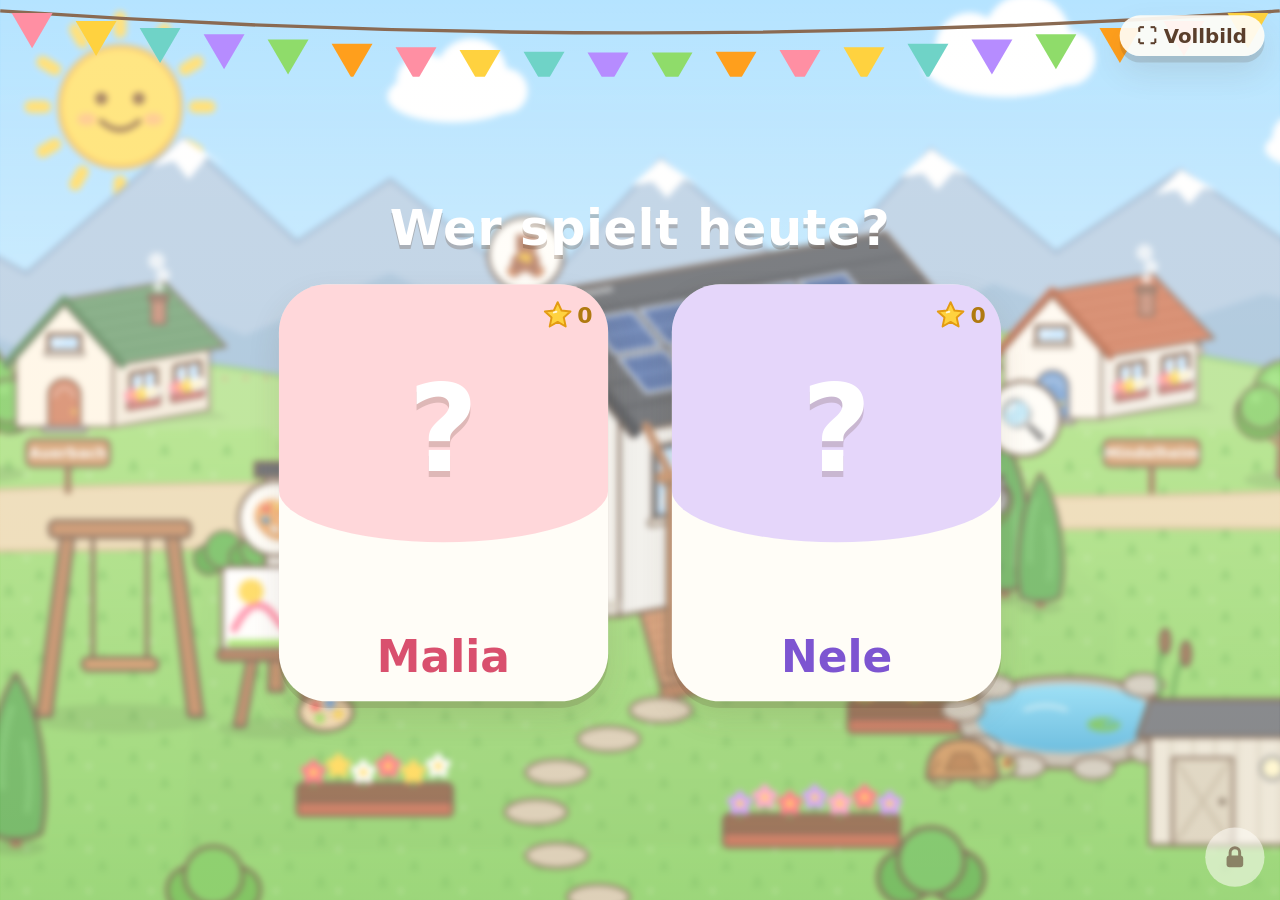
<file: index.html>
<!doctype html>
<html lang="de">
<head>
  <meta charset="utf-8">
  <meta name="viewport" content="width=device-width, initial-scale=1, maximum-scale=1, viewport-fit=cover, user-scalable=no">
  <meta name="apple-mobile-web-app-capable" content="yes">
  <meta name="mobile-web-app-capable" content="yes">
  <meta name="apple-mobile-web-app-status-bar-style" content="black-translucent">
  <meta name="apple-mobile-web-app-title" content="Sirchhausen">
  <meta name="theme-color" content="#8fd3ff">
  <meta name="description" content="Spiel-, Beschäftigungs- und Bewegungs-App für Malia und Nele.">
  <link rel="manifest" href="manifest.webmanifest">
  <link rel="apple-touch-icon" href="icons/apple-touch-icon.png">
  <link rel="icon" type="image/png" href="icons/icon-192.png">
  <title>Sirchhausen</title>
  <link rel="stylesheet" href="css/style.css">
</head>
<body>
  <div id="stage"><div id="app"></div><div id="overlay-root"></div></div>
  <div id="rotate"><div class="ph"></div>Bitte dreh mich quer!</div>
  <noscript>Bitte JavaScript aktivieren.</noscript>
  <script type="module" src="js/app.js"></script>
</body>
</html>
</file>
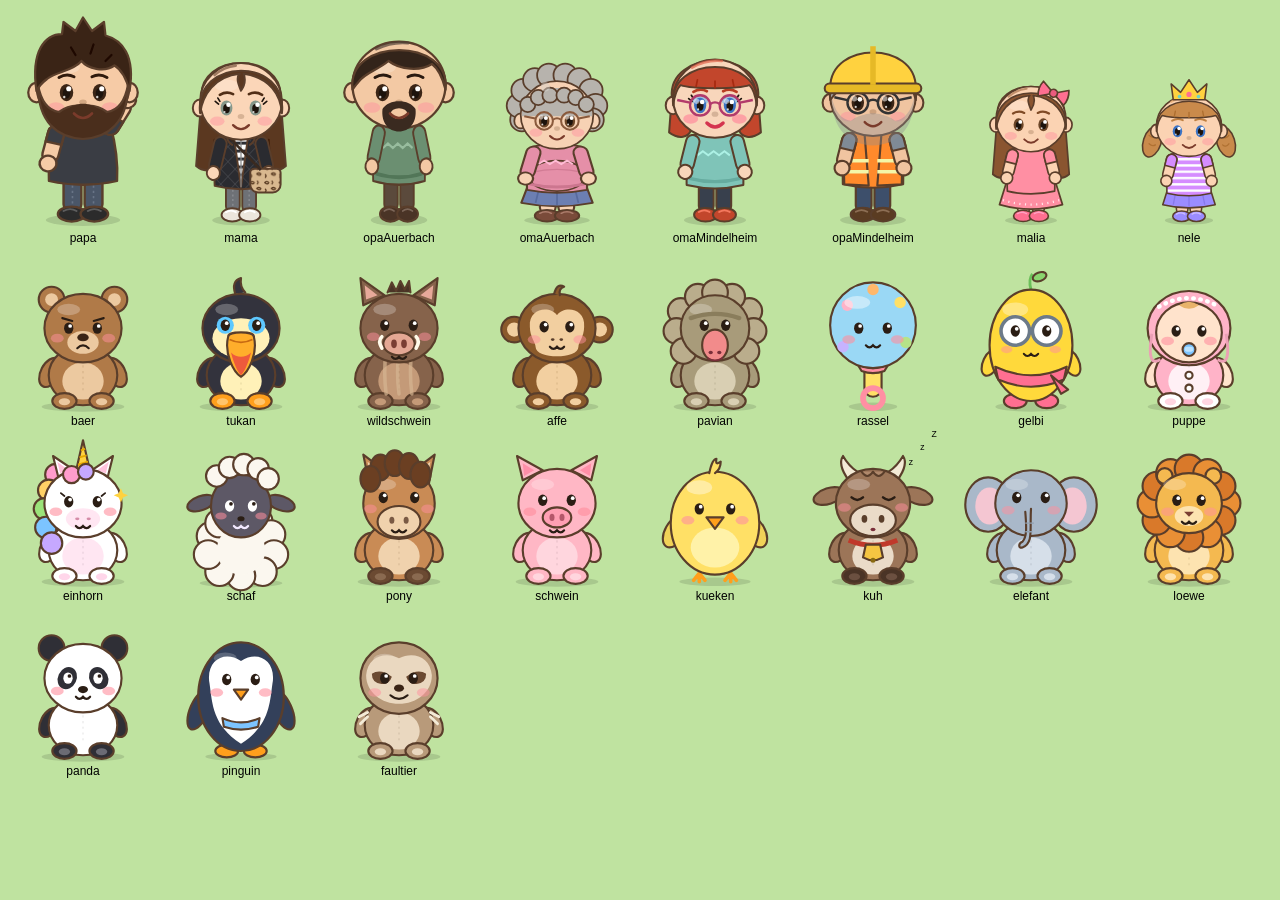
<file: dev/gallery.html>
<!doctype html><html><head><meta charset="utf-8"><style>body{background:#bfe3a0;margin:0;font-family:sans-serif}.row{display:flex;flex-wrap:wrap;gap:8px;padding:8px}.c{width:150px;text-align:center;font-size:12px}.c svg{width:150px;height:220px}.p svg{height:150px}</style></head><body>
<div class="row" id="fam"></div><div class="row p" id="pl"></div>
<script type="module">
import {personSVG,FAMILY,defaultKidAvatar} from '../js/art/person.js';
import {plushSVG,PLUSH} from '../js/art/plush.js';
const fam=document.getElementById('fam');
const all={...FAMILY,malia:{...defaultKidAvatar(0),scale:.75},nele:{...defaultKidAvatar(1),scale:.7}};
for(const [k,v] of Object.entries(all)) fam.innerHTML+=`<div class="c">${personSVG(v,{pose:k==='papa'?'wave':'stand'})}<br>${k}</div>`;
const pl=document.getElementById('pl');
for(const k of Object.keys(PLUSH)) pl.innerHTML+=`<div class="c">${plushSVG(k,{mood:k==='baer'?'sad':k==='kuh'?'sleep':'happy'})}<br>${k}</div>`;
</script></body></html>
</file>
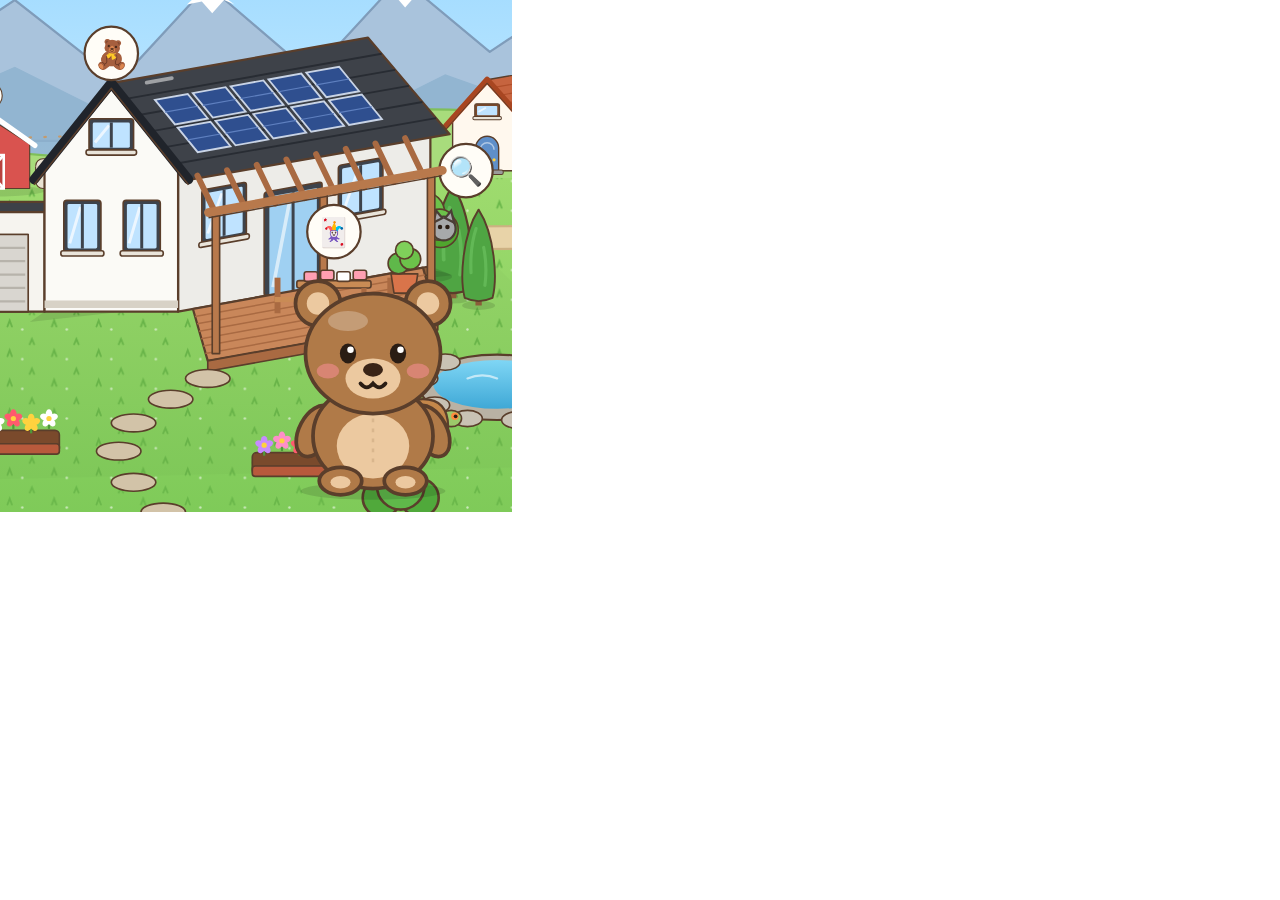
<file: dev/icon.html>
<!doctype html><html><head><meta charset="utf-8"><style>body{margin:0}#i{width:512px;height:512px;overflow:hidden;position:relative}#i svg.w{width:512px;height:512px}#i .p{position:absolute;right:14px;bottom:10px;width:250px}</style></head><body>
<div id="i"><svg class="w" viewBox="540 190 690 690" preserveAspectRatio="xMidYMid slice" id="hs"></svg><div class="p" id="pl"></div></div>
<script type="module">
import {sirchHouseScene} from '../js/art/village.js';import {plushSVG} from '../js/art/plush.js';
document.getElementById('hs').innerHTML=sirchHouseScene();
document.getElementById('pl').innerHTML=plushSVG('baer');
</script></body></html>
</file>
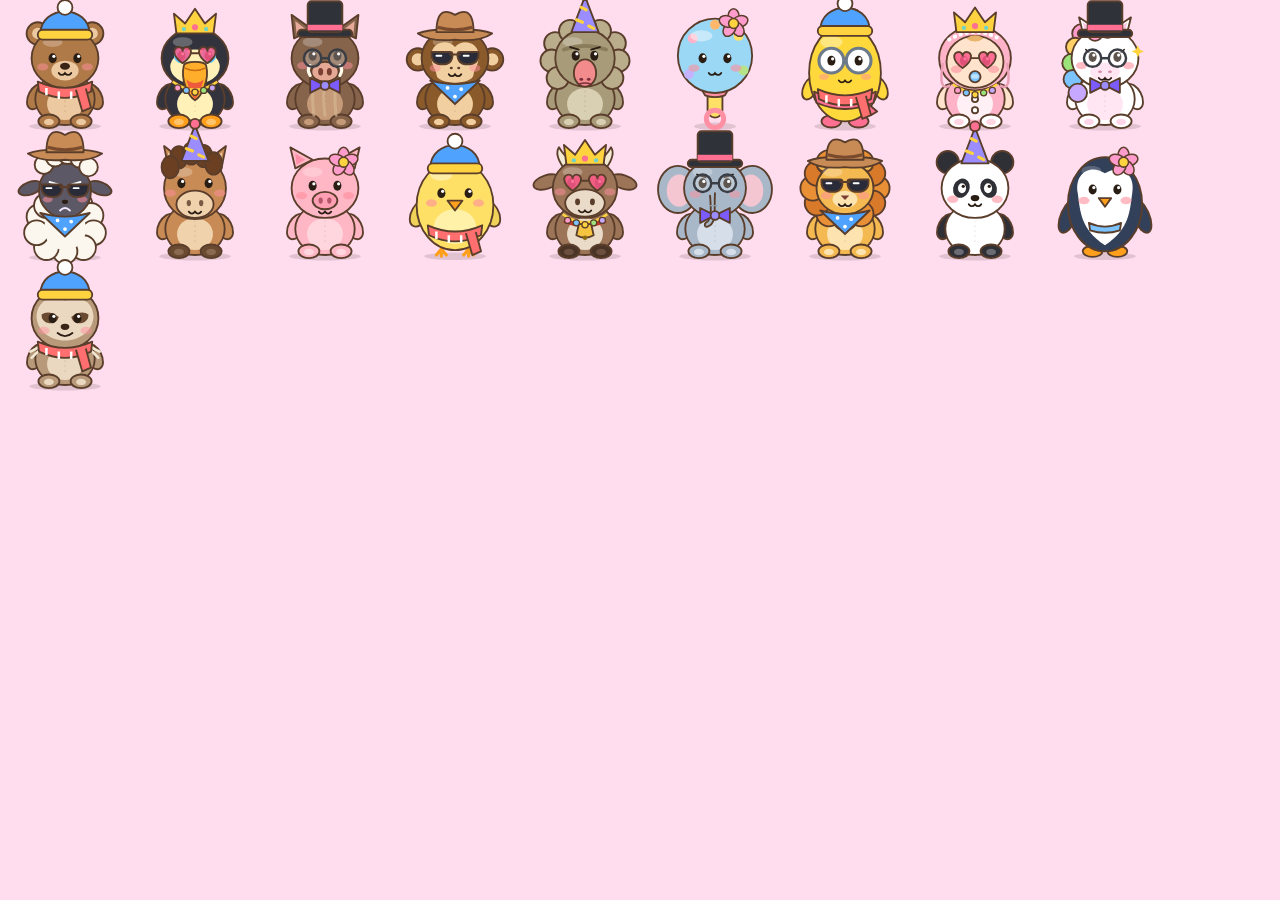
<file: dev/outfit.html>
<!doctype html><html><head><meta charset="utf-8"><style>body{background:#fde;margin:0}.row{display:flex;flex-wrap:wrap}.row svg{width:130px;height:130px}</style></head><body><div class="row" id="r"></div>
<script type="module">import {plushSVG,PLUSH} from '../js/art/plush.js';
const os=[{hat:'muetze',neck:'schal'},{hat:'krone',eyes:'herz',neck:'kette'},{hat:'zylinder',neck:'fliege',eyes:'brille'},{hat:'cowboy',eyes:'sonne',neck:'halstuch'},{hat:'party'},{hat:'blume'}];
let i=0;for(const k of Object.keys(PLUSH)){document.getElementById('r').innerHTML+=plushSVG(k,{outfit:os[i++%os.length],mood:i%5==0?'sad':'happy'});}
</script></body></html>
</file>
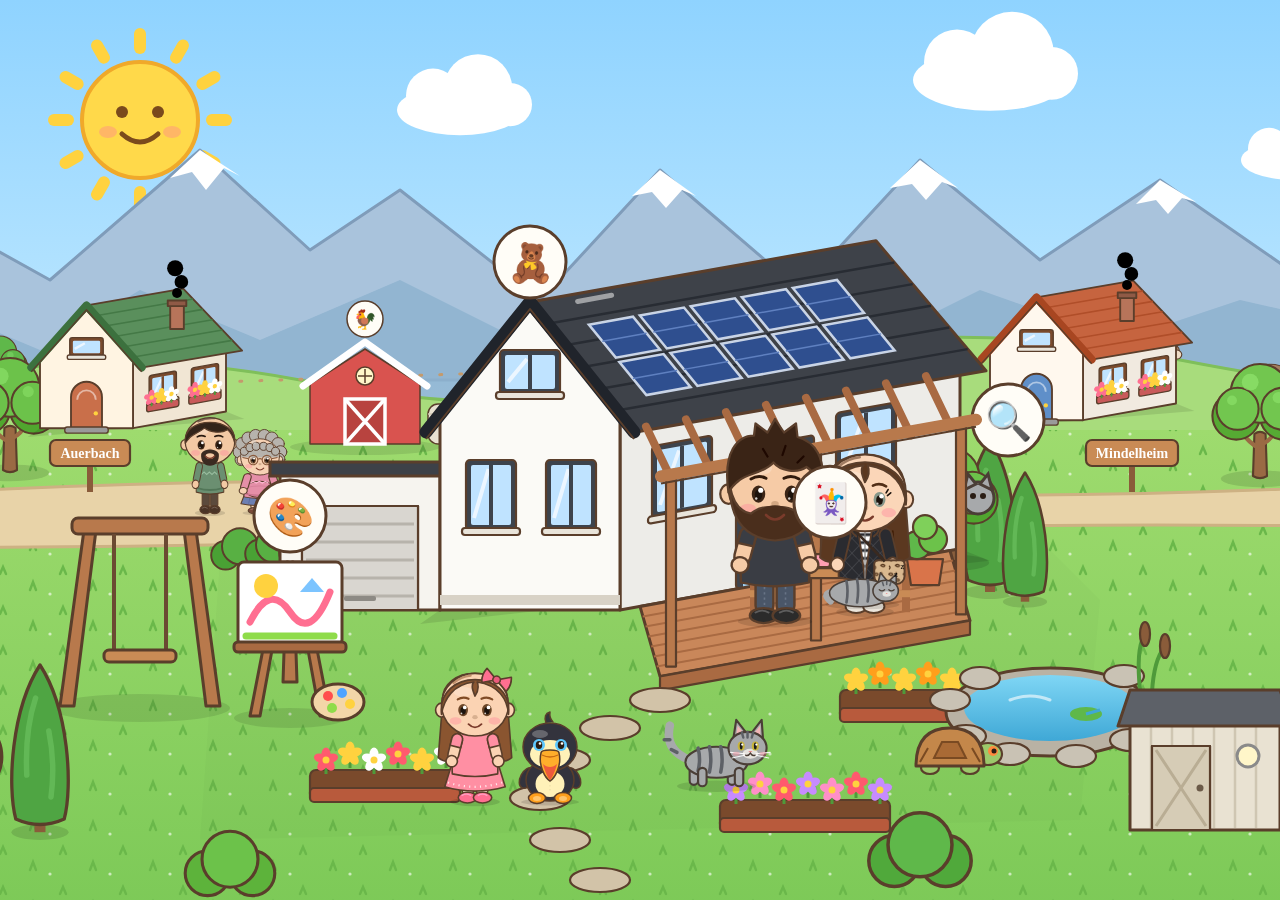
<file: dev/village.html>
<!doctype html><html><head><meta charset="utf-8"><style>body{margin:0}svg.v{width:100vw;height:100vh;display:block}</style></head><body>
<svg class="v" id="v" viewBox="0 0 1600 900" preserveAspectRatio="xMidYMid slice"></svg>
<script type="module">
import {sirchHouseScene} from '../js/art/village.js';
import {baileySVG} from '../js/art/bailey.js';
import {personSVG,FAMILY,defaultKidAvatar} from '../js/art/person.js';
import {plushSVG} from '../js/art/plush.js';
const v=document.getElementById('v');v.innerHTML=sirchHouseScene();
const nest=(x,y,w,h,inner)=>`<svg x="${x}" y="${y}" width="${w}" height="${h}" overflow="visible">${inner.replace('<svg','<svg width="100%" height="100%"')}</svg>`;
document.getElementById('bailey-layer').innerHTML=nest(820,700,120,92,baileySVG('walk'))+nest(980,560,90,50,baileySVG('sleep'));
document.getElementById('terrace-people').innerHTML=nest(860,410,150,219,personSVG(FAMILY.papa))+nest(950,400,150,219,personSVG(FAMILY.mama));
document.getElementById('kid-layer').innerHTML=nest(560,590,150,219,personSVG({...defaultKidAvatar(0),scale:.72}))+nest(660,700,100,105,plushSVG('tukan'));
document.getElementById('gp-auerbach').innerHTML=nest(330,400,80,117,personSVG(FAMILY.opaAuerbach))+nest(380,400,80,117,personSVG(FAMILY.omaAuerbach));
</script></body></html>
</file>
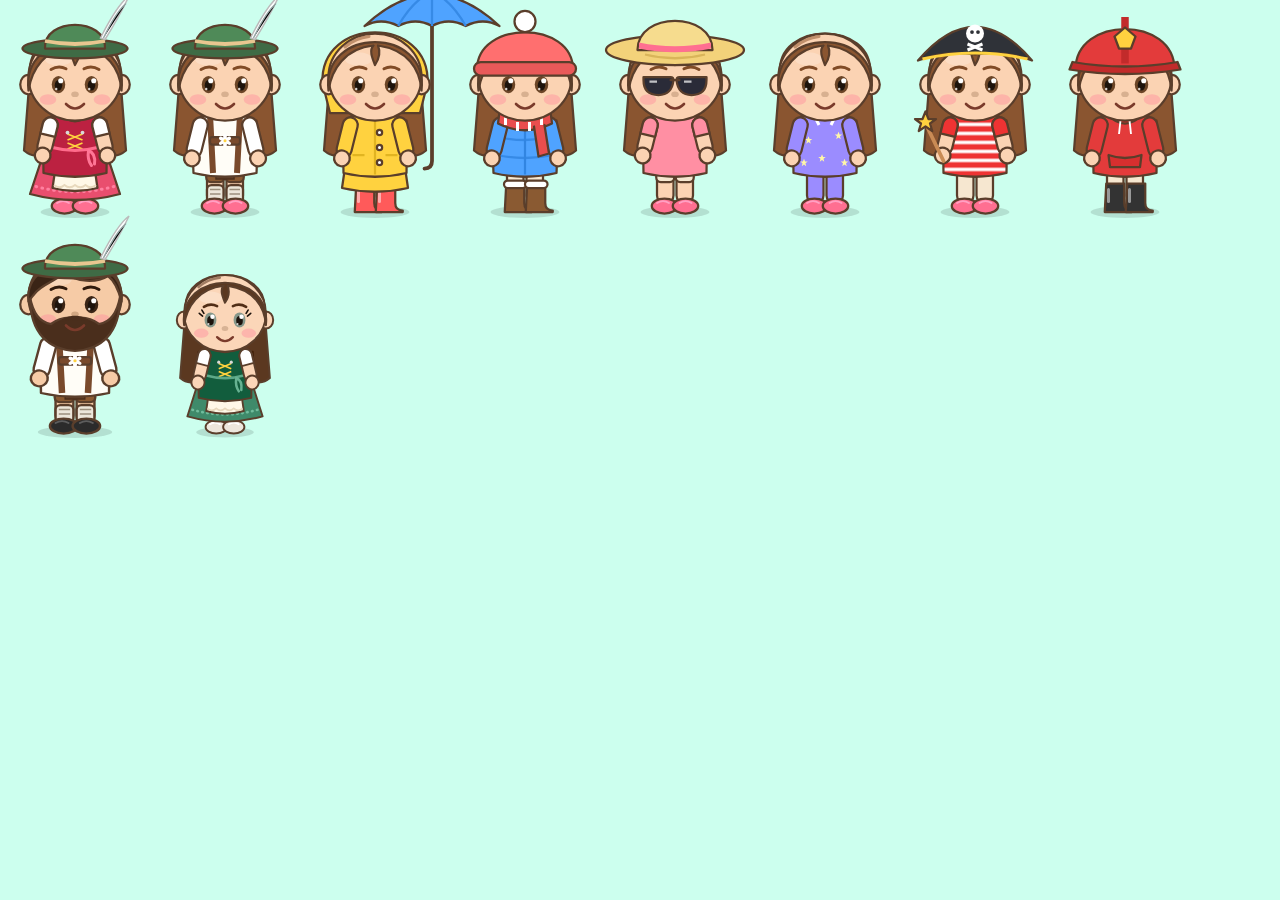
<file: dev/wardrobe.html>
<!doctype html><html><head><meta charset="utf-8"><style>body{background:#cfe;margin:0}.r{display:flex;flex-wrap:wrap}.r svg{width:150px;height:220px}</style></head><body><div class="r" id="r"></div>
<script type="module">import {personSVG,FAMILY,defaultKidAvatar} from '../js/art/person.js';
const k=defaultKidAvatar(0);
const outfits=[{top:'dirndl',topColor:'#e94e6e',hat:'trachtenhut'},{top:'tracht',bottom:'lederhose',hat:'trachtenhut'},{top:'regenjacke',topColor:'#ffd23f',boots:'gummistiefel',extra:'regenschirm'},{top:'winterjacke',topColor:'#4fa3ff',hat:'muetze',hatColor:'#ff6f6f',extra:'schal',boots:'winterstiefel'},{top:'tshirt',bottom:'shorts',hat:'sonnenhut',extra:'sonnenbrille'},{top:'schlafanzug',topColor:'#9b8cff'},{top:'ringel',topColor:'#e33',hat:'piratenhut',extra:'zauberstab'},{top:'hoodie',topColor:'#e33b3b',hat:'feuerwehrhelm',boots:'gummistiefel',bootColor:'#333'}];
for(const o of outfits) document.getElementById('r').innerHTML+=personSVG({...k,accessory:'keins',...o});
document.getElementById('r').innerHTML+=personSVG({...FAMILY.papa,top:'tracht',bottom:'lederhose',hat:'trachtenhut'});
document.getElementById('r').innerHTML+=personSVG({...FAMILY.mama,top:'dirndl',topColor:'#3f8a6a',accessory:'keins'});
</script></body></html>
</file>
<file: css/style.css>
/* ===== Sirchhausen – gemütlich, rund, detailverliebt ===== */
:root {
  --cream: #fff8ec;
  --paper: #fffdf7;
  --brown: #5a3e2b;
  --brown-soft: #8a6a52;
  --leaf: #7cc957;
  --leaf-d: #4f9a3a;
  --sky: #bfe8ff;
  --pink: #ff8fa3;
  --sun: #ffd23f;
  --sea: #6fd3c7;
  --lilac: #b68cff;
  --danger: #e86a5a;
  --line: rgba(90, 62, 43, .14);
  --shadow: 0 6px 0 rgba(90, 62, 43, .16), 0 14px 30px rgba(90, 62, 43, .12);
  --font: ui-rounded, "SF Pro Rounded", "Nunito", "Varela Round", "Arial Rounded MT Bold", system-ui, sans-serif;
  --safe-l: env(safe-area-inset-left, 0px);
  --safe-r: env(safe-area-inset-right, 0px);
  --safe-t: env(safe-area-inset-top, 0px);
  --safe-b: env(safe-area-inset-bottom, 0px);
}

* { box-sizing: border-box; -webkit-tap-highlight-color: transparent; }
html, body {
  margin: 0; height: 100%; overflow: hidden; background: #9edb6e; color: var(--brown);
  font-family: var(--font); -webkit-user-select: none; user-select: none; -webkit-touch-callout: none;
  overscroll-behavior: none; touch-action: manipulation;
}
#stage { position: fixed; left: 0; top: 0; width: 1180px; height: 820px; transform-origin: 0 0; overflow: hidden; background: #9edb6e; }
#app, #overlay-root { position: absolute; inset: 0; }
#overlay-root { pointer-events: none; z-index: 50; }
#overlay-root > * { pointer-events: auto; }
button { font-family: inherit; color: inherit; border: 0; background: none; padding: 0; cursor: pointer; touch-action: manipulation; }
svg { display: block; }
input, select, textarea { font-family: inherit; -webkit-user-select: text; user-select: text; }

.screen { position: absolute; inset: 0; overflow: hidden; }

/* ---------- Knöpfe ---------- */
.btn {
  display: inline-flex; align-items: center; justify-content: center; gap: .5em;
  min-height: 64px; min-width: 64px; padding: 0 22px; border-radius: 999px;
  background: var(--paper); color: var(--brown); font-weight: 800; font-size: 22px;
  box-shadow: 0 5px 0 #e4d3bb, 0 10px 20px rgba(90, 62, 43, .14);
  transition: transform .12s ease, box-shadow .12s ease;
}
.btn:active, .btn.pressed { transform: translateY(4px) scale(.97); box-shadow: 0 1px 0 #e4d3bb, 0 4px 10px rgba(90, 62, 43, .12); }
.btn.round { padding: 0; width: 76px; height: 76px; }
.btn.big { width: 108px; height: 108px; }
.btn.go { background: #8fdc6a; box-shadow: 0 6px 0 #5fae42, 0 12px 22px rgba(60, 120, 40, .25); color: #fff; }
.btn.pink { background: #ff9fb2; box-shadow: 0 6px 0 #e07087, 0 12px 22px rgba(200, 80, 110, .22); color: #fff; }
.btn.sun { background: #ffd94a; box-shadow: 0 6px 0 #e7ae21, 0 12px 22px rgba(200, 140, 20, .22); }
.btn.ghost { background: rgba(255, 253, 247, .85); }
.btn svg { width: 56%; height: 56%; }
.btn.small { min-height: 46px; font-size: 17px; padding: 0 16px; }
.btn.small.round { width: 52px; height: 52px; }
.btn[disabled] { opacity: .45; pointer-events: none; }

/* ---------- HUD im Dorf ---------- */
.hud { position: absolute; top: calc(10px + var(--safe-t)); left: calc(12px + var(--safe-l)); right: calc(12px + var(--safe-r)); display: flex; align-items: flex-start; gap: 12px; pointer-events: none; z-index: 5; }
.hud > * { pointer-events: auto; }
.hud .spacer { flex: 1; }
.kid-badge { display: flex; align-items: center; gap: 8px; padding: 6px 18px 6px 6px; border-radius: 999px; background: var(--paper); box-shadow: 0 5px 0 #e4d3bb, 0 8px 18px rgba(90, 62, 43, .14); font-weight: 900; font-size: 24px; }
.kid-badge .face { width: 58px; height: 58px; border-radius: 50%; overflow: hidden; background: var(--kid, #ffd3dc); }
.kid-badge .face svg { width: 100%; height: 100%; }
.star-badge { display: flex; align-items: center; gap: 6px; padding: 0 18px 0 10px; height: 70px; border-radius: 999px; background: #fff3c4; box-shadow: 0 5px 0 #ecd087, 0 8px 18px rgba(90, 62, 43, .14); font-weight: 900; font-size: 30px; color: #b07a10; }
.star-badge svg { width: 46px; height: 46px; }
.star-badge.bump { animation: bump .5s ease; }

.parent-lock { position: absolute; right: calc(14px + var(--safe-r)); bottom: calc(12px + var(--safe-b)); width: 54px; height: 54px; border-radius: 50%; background: rgba(255, 253, 247, .55); display: grid; place-items: center; z-index: 6; }
.parent-lock svg { width: 26px; height: 26px; opacity: .6; }
.hold-ring { position: absolute; inset: -4px; pointer-events: none; }
.hold-ring circle { fill: none; stroke: var(--brown); stroke-width: 5; stroke-linecap: round; stroke-dasharray: 170; stroke-dashoffset: 170; transform: rotate(-90deg); transform-origin: center; }

/* ---------- Sprechblase ---------- */
.bubble {
  position: absolute; left: 50%; top: calc(14px + var(--safe-t)); transform: translate(-50%, -140%);
  display: flex; align-items: center; gap: 12px; max-width: min(calc(80 * var(--vw)), 640px);
  padding: 10px 26px 10px 10px; border-radius: 34px; background: var(--paper); box-shadow: var(--shadow);
  font-size: 24px; font-weight: 800; line-height: 1.2; z-index: 40; pointer-events: none;
  transition: transform .45s cubic-bezier(.34, 1.56, .64, 1);
}
.bubble.show { transform: translate(-50%, 0); }
.bubble .who { width: 64px; height: 64px; flex: none; }
.bubble .who svg { width: 100%; height: 100%; }
body[data-bubble=low] .bubble { top: auto; bottom: calc(14px + var(--safe-b)); left: calc(calc(21 * var(--vw))); transform: translate(-50%, 160%); max-width: calc(40 * var(--vw)); font-size: 20px; }
body[data-bubble=low] .bubble.show { transform: translate(-50%, 0); }

/* ---------- Dorf ---------- */
.village svg.world { position: absolute; inset: 0; width: 100%; height: 100%; }
.hot { cursor: pointer; }
.hot.wiggle { animation: wiggle .5s ease; transform-box: fill-box; transform-origin: 50% 100%; }
.cloud { animation: drift 60s linear infinite; }
.cloud.c2 { animation-duration: 80s; animation-delay: -30s; }
.cloud.c3 { animation-duration: 70s; animation-delay: -50s; }
.sun-rays { animation: spin 40s linear infinite; }
.sun.laugh .sun-eye { transform: scaleY(.15); transform-box: fill-box; transform-origin: center; }
.smoke circle { fill: #fff; opacity: .7; animation: smoke 4s ease-in infinite; transform-box: fill-box; transform-origin: center; }
.smoke circle:nth-child(2) { animation-delay: 1.3s; }
.smoke circle:nth-child(3) { animation-delay: 2.6s; }
.swing-seat { transition: transform .2s; }
.swing-seat.go { animation: swing 2.2s ease-in-out 2; }
.garage-door { transition: transform .9s ease; }
.garage-door.open { transform: translateY(-92px) scaleY(.12); transform-box: fill-box; transform-origin: top; }
.shed-door { transition: transform .6s ease; transform-box: fill-box; transform-origin: left; }
.shed-door.open { transform: scaleX(.15) skewY(-10deg); }
.turtle-head { transition: transform .4s ease; }
.turtle.hide .turtle-head { transform: translateX(-26px) scale(.6); }
.ripple.go { animation: ripple 1.2s ease-out; transform-box: fill-box; transform-origin: center; }
.cow.moo { animation: moo .9s ease; transform-box: fill-box; transform-origin: 50% 100%; }
.flowerbed.bloom g { animation: bloom .6s ease; transform-box: fill-box; transform-origin: 50% 100%; }

.walker { transition: none; }
.walker .bailey { animation: bob .45s ease-in-out infinite alternate; }
.walker.idle .bailey { animation: none; }
.bailey .tail { animation: tail 1.6s ease-in-out infinite alternate; }
.person .body-bob { animation: breathe 3.2s ease-in-out infinite; transform-box: fill-box; transform-origin: 50% 100%; }
.person .eye, .plush .eye, .bailey .eye { animation: blink 5s infinite; transform-box: fill-box; transform-origin: center; }
.person .arm-r.waving { animation: wave .5s ease-in-out infinite alternate; }
.plush .pl-bob { animation: plushBob 2.6s ease-in-out infinite; transform-box: fill-box; transform-origin: 50% 100%; }
.zzz text { font: 900 20px var(--font); fill: #7a8fd1; animation: zzz 2.4s ease-in-out infinite; }
.zzz text:nth-child(2) { animation-delay: .8s; }
.zzz text:nth-child(3) { animation-delay: 1.6s; }
.jump { animation: jump .6s cubic-bezier(.3, 1.6, .6, 1); transform-box: fill-box; transform-origin: 50% 100%; }
.heart-fx { animation: heartUp 1.4s ease-out forwards; }

/* ---------- Profil-Auswahl ---------- */
.profiles { background: radial-gradient(circle at 50% 120%, #bdf0a0 0, #9edb6e 40%, #8fd3ff 41%, #cdeeff 100%); display: flex; flex-direction: column; align-items: center; justify-content: center; gap: calc(3 * var(--vh)); }
.profiles h1 { margin: 0; font-size: clamp(30px, calc(5.5 * var(--vh)), 52px); font-weight: 900; color: #fff; text-shadow: 0 4px 0 rgba(90, 62, 43, .25); letter-spacing: .5px; }
.bunting { position: absolute; top: var(--safe-t); left: 0; width: 100%; height: 70px; z-index: 1; }
.profiles .bg { position: absolute; inset: 0; width: 100%; height: 100%; filter: blur(3px) saturate(1.05); transform: scale(1.04); }
.profiles .bg-veil { position: absolute; inset: 0; background: linear-gradient(rgba(255,255,255,.35), rgba(255,248,236,.25)); }
.profiles > h1, .profiles > .profile-row { position: relative; z-index: 1; }
.profile-row { display: flex; gap: calc(5 * var(--vw)); }
.profile-card { width: min(calc(34 * var(--vw)), 300px); height: min(calc(62 * var(--vh)), 380px); border-radius: 44px; background: var(--paper); box-shadow: var(--shadow); position: relative; display: flex; flex-direction: column; align-items: center; justify-content: flex-end; padding-bottom: 18px; transition: transform .2s; overflow: hidden; }
.profile-card::before { content: ""; position: absolute; left: 0; right: 0; top: 0; height: 62%; background: var(--kid); opacity: .35; border-radius: 0 0 50% 50% / 0 0 20% 20%; }
.profile-card:active { transform: scale(.96); }
.profile-card .avatar { position: absolute; left: 6%; right: 24%; top: 4%; bottom: 20%; }
.profile-card .avatar svg { width: 100%; height: 100%; }
.profile-card .pl { position: absolute; right: 2%; bottom: 18%; width: 40%; }
.profile-card .name { position: relative; font-size: clamp(28px, calc(5 * var(--vh)), 40px); font-weight: 900; color: var(--kid-d, var(--brown)); }
.profile-card .stars { position: absolute; top: 14px; right: 14px; display: flex; align-items: center; gap: 4px; font-weight: 900; color: #b07a10; font-size: 20px; }
.profile-card .stars svg { width: 28px; height: 28px; }
.profile-card .question { position: absolute; top: 18%; font-size: 110px; font-weight: 900; color: #fff; text-shadow: 0 6px 0 rgba(90, 62, 43, .2); }

/* ---------- Editor ---------- */
.editor { background: linear-gradient(#fff5e6, #ffe8cf); display: grid; grid-template-columns: auto minmax(0, 1fr) minmax(0, 40%); gap: 12px; }
.editor .tabs { display: grid; grid-template-columns: repeat(2, 64px); align-content: center; gap: 10px; padding-left: calc(16px + var(--safe-l)); padding-top: 70px; }
.editor .tab { width: 64px; height: 64px; border-radius: 22px; background: var(--paper); box-shadow: 0 4px 0 #ecd9be; display: grid; place-items: center; font-size: 34px; transition: transform .15s; }
.editor .tab.on { background: #ffd94a; box-shadow: 0 4px 0 #e7ae21; transform: scale(1.08); }
.editor .stage { position: relative; inset: auto; display: flex; flex-direction: row; align-items: flex-end; justify-content: center; padding-bottom: calc(4 * var(--vh)); min-width: 0; }
.editor .stage::before { content: ""; position: absolute; left: 6%; right: 6%; bottom: calc(3 * var(--vh)); height: calc(13 * var(--vh)); border-radius: 50%; background: #ffd2a6; box-shadow: inset 0 -8px 0 #f2b985; }
.editor .stage .me { position: relative; height: calc(80 * var(--vh)); max-width: 100%; aspect-ratio: 200 / 292; }
.editor .stage .me svg { width: 100%; height: 100%; }
.editor .stage .mirror { position: absolute; left: 50%; transform: translateX(-50%); top: calc(5 * var(--vh)); height: calc(76 * var(--vh)); width: min(100%, calc(62 * var(--vh))); border-radius: 50% 50% 30px 30px / 40% 40% 30px 30px; background: linear-gradient(140deg, #e9f7ff 0%, #d2ecff 60%, #c3e4fb 100%); border: 10px solid #d39a62; box-shadow: inset 0 0 0 4px #b5794a; }
.editor .stage .mirror::after { content: ""; position: absolute; top: 10%; left: 12%; width: 18%; height: 40%; border-radius: 40px; background: rgba(255, 255, 255, .55); transform: rotate(18deg); }
.editor .panel { padding: calc(84px + var(--safe-t)) calc(16px + var(--safe-r)) calc(12px + var(--safe-b)) 0; display: flex; flex-direction: column; gap: 12px; min-height: 0; min-width: 0; }
.editor .opts { flex: 1; min-height: 0; overflow-y: auto; -webkit-overflow-scrolling: touch; display: grid; grid-template-columns: repeat(3, minmax(0, 1fr)); gap: 12px; align-content: start; padding: 6px; border-radius: 28px; }
.editor .opt { aspect-ratio: 1; border-radius: 26px; background: var(--paper); box-shadow: 0 4px 0 #ecd9be; display: grid; place-items: center; overflow: hidden; position: relative; transition: transform .15s; isolation: isolate; }
.editor .opt.on { outline: 5px solid #ffb703; outline-offset: -2px; }
.editor .opt svg { width: 88%; height: 88%; display: block; }
.editor .opt.swatch::after { content: ""; position: absolute; inset: 18%; border-radius: 50%; background: var(--c); box-shadow: inset 0 -6px 0 rgba(0, 0, 0, .12), 0 0 0 4px #fff, 0 0 0 6px rgba(90, 62, 43, .15); }
.editor .bottom { display: flex; gap: 14px; justify-content: flex-end; align-items: center; }

/* ---------- Kuscheltier-Auswahl ---------- */
.plushpick { background: linear-gradient(#e7f6ff, #fff5e6); display: flex; flex-direction: column; padding: calc(10px + var(--safe-t)) calc(16px + var(--safe-r)) calc(10px + var(--safe-b)) calc(16px + var(--safe-l)); gap: 10px; }
.plushpick .top { display: flex; align-items: center; gap: 14px; }
.plushpick .top .title { font-size: 28px; font-weight: 900; flex: 1; }
.plushpick .main { flex: 1; min-height: 0; display: grid; grid-template-columns: minmax(0, 34%) minmax(0, 1fr); gap: 16px; }
.plushpick .hero { position: relative; display: flex; flex-direction: column; align-items: center; justify-content: center; border-radius: 40px; background: #fff; box-shadow: var(--shadow); }
.plushpick .hero .big { width: 82%; }
.plushpick .hero .nm { font-size: 30px; font-weight: 900; margin-top: 4px; }
.plushpick .grid { overflow-y: auto; -webkit-overflow-scrolling: touch; display: grid; grid-template-columns: repeat(auto-fill, minmax(110px, 1fr)); gap: 12px; align-content: start; padding: 4px; }
.plushpick .cell { aspect-ratio: 1; border-radius: 28px; background: var(--paper); box-shadow: 0 4px 0 #ecd9be; display: grid; place-items: center; transition: transform .15s; }
.plushpick .cell.on { outline: 5px solid #ffb703; transform: scale(1.05); }
.plushpick .cell svg { width: 84%; height: 84%; }
.plushpick .grp { grid-column: 1 / -1; font-size: 26px; margin: 6px 0 -4px 6px; }

/* ---------- Overlays ---------- */
.overlay { position: absolute; inset: 0; display: flex; align-items: center; justify-content: center; background: rgba(60, 40, 25, .35); backdrop-filter: blur(4px); -webkit-backdrop-filter: blur(4px); animation: fadeIn .25s ease; z-index: 100; }
.card { background: var(--paper); border-radius: 40px; box-shadow: var(--shadow); padding: 24px; }

/* PIN */
.pin { width: min(420px, calc(92 * var(--vw))); max-height: calc(96 * var(--vh)); display: flex; flex-direction: column; align-items: center; gap: 6px; padding: 14px; }
.pin .t { font-size: 22px; font-weight: 900; text-align: center; }
.pin .dots { display: flex; gap: 14px; margin: 4px 0 8px; }
.pin .dots i { width: 20px; height: 20px; border-radius: 50%; border: 3px solid var(--brown-soft); }
.pin .dots i.f { background: var(--brown); border-color: var(--brown); }
.pin .pad { display: grid; grid-template-columns: repeat(3, 1fr); gap: 10px; }
.pin .pad .btn { width: min(72px, calc(12.5 * var(--vh))); height: min(72px, calc(12.5 * var(--vh))); min-height: 0; min-width: 0; font-size: 28px; padding: 0; }
.pin.shake { animation: shake .4s; }

/* Bewegungspause */
.brk { position: absolute; inset: 0; background: radial-gradient(circle at 50% 30%, #fff8d6 0, #ffe7a8 45%, #ffcf7a 100%); display: flex; flex-direction: column; align-items: center; justify-content: center; text-align: center; z-index: 70; animation: fadeIn .4s ease; overflow: hidden; }
.brk.dance { background: radial-gradient(circle at 50% 30%, #ffe3f1 0, #ffc2de 45%, #c9a6ff 100%); }
.brk.still { background: radial-gradient(circle at 50% 30%, #eaf6ff 0, #cbe8ff 50%, #a8d4f5 100%); }
.brk .rays { position: absolute; width: calc(180 * var(--vw)); height: calc(180 * var(--vw)); left: 50%; top: 40%; margin: calc(-90 * var(--vw)) 0 0 calc(-90 * var(--vw)); background: repeating-conic-gradient(rgba(255, 255, 255, .25) 0 10deg, transparent 10deg 20deg); animation: spin 60s linear infinite; pointer-events: none; }
.brk .title { position: relative; font-size: clamp(26px, calc(6.4 * var(--vh)), 54px); font-weight: 900; color: var(--brown); background: rgba(255, 253, 247, .9); padding: .15em .8em; border-radius: 999px; box-shadow: 0 5px 0 rgba(90, 62, 43, .12); margin: 0 20px calc(1 * var(--vh)); }
.brk .sub { position: relative; font-size: clamp(20px, calc(4.4 * var(--vh)), 34px); font-weight: 800; color: var(--brown); margin: 4px 20px 0; max-width: calc(90 * var(--vw)); }
.brk .hero { position: relative; height: calc(40 * var(--vh)); display: flex; align-items: center; justify-content: center; gap: calc(4 * var(--vw)); }
.brk .hero .pl { height: 100%; aspect-ratio: 1; }
.brk .hero .pl svg { width: 100%; height: 100%; }
.brk .emoji { font-size: calc(22 * var(--vh)); line-height: 1; animation: emojiBounce 1s ease-in-out infinite; filter: drop-shadow(0 8px 0 rgba(90, 62, 43, .15)); }
.brk .emoji.spin { animation: emojiSpin 1.6s ease-in-out infinite; }
.brk .row { position: relative; display: flex; gap: 20px; align-items: center; margin-top: calc(2 * var(--vh)); }
.brk .timer { position: relative; width: calc(15 * var(--vh)); height: calc(15 * var(--vh)); }
.brk .timer svg { width: 100%; height: 100%; transform: rotate(-90deg); }
.brk .timer .n { position: absolute; inset: 0; display: grid; place-items: center; font-size: calc(5 * var(--vh)); font-weight: 900; }
.brk .device { width: calc(30 * var(--vh)); height: calc(20 * var(--vh)); position: relative; }
.brk .device .tbl { position: absolute; left: 0; right: 0; bottom: 0; height: 22%; border-radius: 12px; background: #c98b55; box-shadow: inset 0 -6px 0 #a96a42; }
.brk .device .tab { position: absolute; left: 18%; right: 18%; bottom: 22%; height: 16%; border-radius: 8px; background: #3a3d44; animation: laydown 2.2s ease-in-out infinite; transform-origin: 50% 100%; }
.brk .lifted { position: absolute; inset: 0; background: rgba(255, 255, 255, .7); display: flex; flex-direction: column; align-items: center; justify-content: center; gap: calc(2 * var(--vh)); z-index: 3; animation: fadeIn .2s; }
.brk .lifted .pl { width: calc(34 * var(--vh)); }
.brk .progress { position: absolute; top: calc(14px + var(--safe-t)); left: 50%; transform: translateX(-50%); display: flex; gap: 10px; }
.brk .progress i { width: 22px; height: 22px; border-radius: 50%; background: rgba(255, 255, 255, .6); border: 3px solid rgba(90, 62, 43, .25); }
.brk .progress i.done { background: var(--sun); border-color: #e7ae21; }
.brk .progress i.cur { background: #fff; transform: scale(1.25); }
.brk .count { font-size: calc(7 * var(--vh)); font-weight: 900; color: #fff; text-shadow: 0 4px 0 rgba(90, 62, 43, .3); }

/* Schlafen (Tageslimit) */
.sleepy { position: absolute; inset: 0; background: linear-gradient(#5b6bb5, #8c7bd1 60%, #c9a6e8); display: flex; flex-direction: column; align-items: center; justify-content: center; color: #fff; z-index: 75; animation: fadeIn .6s; }
.sleepy .bed { position: relative; width: min(calc(60 * var(--vh)), calc(70 * var(--vw))); }
.sleepy .bed .pl { width: 60%; margin: 0 auto -16%; position: relative; z-index: 1; }
.sleepy .bed .frame { height: calc(13 * var(--vh)); border-radius: 30px 30px 14px 14px; background: #ffb3c8; box-shadow: inset 0 -10px 0 #e88aa5; position: relative; z-index: 2; }
.sleepy .bed .frame::before { content: ""; position: absolute; left: 6%; right: 6%; top: -18px; height: 36px; border-radius: 30px; background: #fff; }
.sleepy h2 { font-size: clamp(28px, calc(6 * var(--vh)), 48px); margin: calc(4 * var(--vh)) 0 0; text-shadow: 0 4px 0 rgba(0, 0, 0, .15); }
.sleepy .star { position: absolute; color: #fff7c2; animation: twinkle 2s infinite; font-size: 26px; }

/* Sternenglas */
.jar-wrap { display: flex; gap: calc(4 * var(--vw)); align-items: center; padding: 26px 34px; max-width: calc(94 * var(--vw)); max-height: calc(94 * var(--vh)); }
.jar { width: min(calc(34 * var(--vh)), 260px); position: relative; }
.jar svg { width: 100%; }
.jar .cnt { position: absolute; left: 0; right: 0; bottom: 10%; text-align: center; font-size: 46px; font-weight: 900; color: #b07a10; text-shadow: 0 3px 0 #fff; }
.goals { display: flex; flex-direction: column; gap: 14px; min-width: 260px; max-height: calc(80 * var(--vh)); overflow-y: auto; }
.goal { display: flex; align-items: center; gap: 14px; padding: 10px 18px 10px 10px; border-radius: 26px; background: #fff7e3; }
.goal .em { font-size: 48px; width: 64px; text-align: center; }
.goal .bar { flex: 1; height: 22px; border-radius: 999px; background: #f0e2c8; overflow: hidden; min-width: 160px; }
.goal .bar i { display: block; height: 100%; border-radius: 999px; background: linear-gradient(90deg, #ffd94a, #ffb703); }
.goal .lbl { font-weight: 900; font-size: 18px; color: var(--brown-soft); white-space: nowrap; }
.goal.ready { background: #e9fbe0; animation: bump 1.2s ease infinite; }

/* Konfetti / Sterne */
.fx { position: fixed; inset: 0; pointer-events: none; z-index: 110; overflow: hidden; }
.fx .p { position: absolute; top: -60px; font-size: 40px; animation: fall linear forwards; }
.fx .p svg { width: 46px; height: 46px; }
.tapfx { position: fixed; width: 80px; height: 80px; margin: -40px 0 0 -40px; border-radius: 50%; border: 5px solid #fff; pointer-events: none; z-index: 95; animation: tapfx .5s ease-out forwards; }

/* Drehen-Hinweis */
#rotate { display: none; position: fixed; inset: 0; z-index: 999; background: linear-gradient(#8fd3ff, #cdeeff); color: var(--brown); flex-direction: column; align-items: center; justify-content: center; gap: 20px; font-weight: 900; font-size: 26px; text-align: center; padding: 20px; }
#rotate .ph { width: 90px; height: 150px; border-radius: 18px; border: 8px solid var(--brown); background: #fff; animation: rot 2.4s ease-in-out infinite; }
@media (orientation: portrait) and (max-width: 1100px) { #rotate { display: flex; } }

/* ---------- Eltern-Bereich ---------- */
.parents { position: absolute; inset: 0; background: #f6efe3; display: grid; grid-template-columns: 220px 1fr; z-index: 80; animation: fadeIn .25s; color: #4a3626; font-size: 17px; }
.parents nav { background: #fffaf1; border-right: 2px solid var(--line); padding: calc(16px + var(--safe-t)) 10px calc(16px + var(--safe-b)) calc(10px + var(--safe-l)); display: flex; flex-direction: column; gap: 6px; overflow-y: auto; }
.parents nav .logo { font-weight: 900; font-size: 20px; padding: 6px 12px 14px; }
.parents nav button { text-align: left; padding: 12px 14px; border-radius: 16px; font-weight: 800; font-size: 17px; display: flex; gap: 10px; align-items: center; }
.parents nav button.on { background: #ffe9b8; }
.parents nav .close { margin-top: auto; background: #8fdc6a; color: #fff; justify-content: center; box-shadow: 0 4px 0 #5fae42; }
.parents main { overflow-y: auto; -webkit-overflow-scrolling: touch; padding: calc(20px + var(--safe-t)) calc(24px + var(--safe-r)) calc(40px + var(--safe-b)) 24px; }
.parents h2 { margin: 0 0 6px; font-size: 26px; }
.parents .hint { color: #8a6a52; margin: 0 0 18px; font-size: 15px; line-height: 1.4; }
.parents .box { background: #fff; border-radius: 22px; padding: 16px 18px; margin-bottom: 16px; box-shadow: 0 2px 0 rgba(90, 62, 43, .08); }
.parents .box h3 { margin: 0 0 12px; font-size: 19px; display: flex; align-items: center; gap: 10px; }
.parents .box h3 .dot { width: 14px; height: 14px; border-radius: 50%; background: var(--kid); }
.parents .field { display: flex; align-items: center; gap: 14px; padding: 10px 0; border-top: 1px solid var(--line); flex-wrap: wrap; }
.parents .field:first-of-type { border-top: 0; }
.parents .field label { flex: 1; min-width: 180px; font-weight: 700; }
.parents .field small { display: block; font-weight: 500; color: #8a6a52; }
.parents input[type=text], .parents input[type=number], .parents input[type=date], .parents select { font-size: 17px; padding: 10px 12px; border-radius: 12px; border: 2px solid #e8dcc8; background: #fffdf8; color: inherit; min-width: 0; }
.parents input[type=text] { width: 220px; }
.parents input[type=number] { width: 90px; }
.parents input[type=range] { width: 220px; accent-color: #ff9f1c; }
.parents .val { min-width: 74px; font-weight: 900; text-align: right; }
.parents .seg { display: inline-flex; background: #f1e7d6; border-radius: 14px; padding: 4px; gap: 4px; flex-wrap: wrap; }
.parents .seg button { padding: 8px 14px; border-radius: 10px; font-weight: 800; font-size: 15px; }
.parents .seg button.on { background: #fff; box-shadow: 0 2px 0 rgba(90, 62, 43, .12); }
.toggle { width: 60px; height: 34px; border-radius: 999px; background: #e3d6c1; position: relative; transition: background .2s; flex: none; }
.toggle::after { content: ""; position: absolute; top: 4px; left: 4px; width: 26px; height: 26px; border-radius: 50%; background: #fff; box-shadow: 0 2px 4px rgba(0, 0, 0, .15); transition: transform .2s; }
.toggle.on { background: #8fdc6a; }
.toggle.on::after { transform: translateX(26px); }
.ask-ov { z-index: 130; }
.ask { max-width: min(460px, calc(90 * var(--vw))); display: flex; flex-direction: column; gap: 18px; font-size: 19px; font-weight: 700; color: #4a3626; }
.ask p { margin: 0; line-height: 1.4; }
.ask-btns { display: flex; gap: 12px; justify-content: flex-end; flex-wrap: wrap; }
.pbtn { padding: 10px 16px; border-radius: 14px; background: #fff3d6; font-weight: 800; font-size: 16px; box-shadow: 0 2px 0 #ecd9be; }
.pbtn.go { background: #8fdc6a; color: #fff; box-shadow: 0 2px 0 #5fae42; }
.pbtn.warn { background: #ffe0dc; color: #b23a2b; box-shadow: 0 2px 0 #f2b8ae; }
.pbtn[disabled] { opacity: .4; }
.list-row { display: flex; align-items: center; gap: 10px; padding: 8px 0; border-top: 1px solid var(--line); flex-wrap: wrap; }
.list-row:first-child { border-top: 0; }
.list-row .em { font-size: 30px; width: 44px; text-align: center; }
.list-row .tx { flex: 1; min-width: 140px; font-weight: 700; }
.chart { display: flex; align-items: flex-end; gap: 10px; height: 140px; padding-top: 10px; }
.chart .col { flex: 1; display: flex; flex-direction: column; align-items: center; gap: 6px; height: 100%; justify-content: flex-end; }
.chart .col i { display: block; width: 100%; max-width: 38px; border-radius: 10px 10px 4px 4px; background: var(--kid); min-height: 3px; }
.chart .col span { font-size: 13px; color: #8a6a52; font-weight: 700; }
.chart .col b { font-size: 12px; }
.thumbs { display: flex; flex-wrap: wrap; gap: 10px; margin-bottom: 8px; }
.thumbs .th { position: relative; width: 92px; }
.thumbs.wide .th { width: 140px; }
.thumbs img { width: 100%; border-radius: 12px; display: block; box-shadow: 0 2px 6px rgba(0, 0, 0, .12); }
.thumbs small { display: block; text-align: center; color: #8a6a52; }
.thumbs .x { position: absolute; top: -8px; right: -8px; width: 28px; height: 28px; border-radius: 50%; background: #e86a5a; color: #fff; font-weight: 900; box-shadow: 0 2px 4px rgba(0, 0, 0, .2); }
.statline { display: flex; gap: 22px; flex-wrap: wrap; margin-bottom: 8px; }
.statline div { font-size: 15px; color: #8a6a52; }
.statline b { display: block; font-size: 26px; color: #4a3626; }





/* ---------- Feste ---------- */
.twinkle { animation: twinkleLight 1.4s ease-in-out infinite alternate; }
@keyframes twinkleLight { from { opacity: .45; } to { opacity: 1; filter: brightness(1.3); } }
.balloon { animation: balloonFloat 3s ease-in-out infinite alternate; transform-box: fill-box; }
@keyframes balloonFloat { from { transform: translateY(0); } to { transform: translateY(-10px); } }
.snowfall { position: absolute; inset: 0; pointer-events: none; overflow: hidden; z-index: 4; }
.snowfall i { position: absolute; top: -20px; width: 10px; height: 10px; border-radius: 50%; background: #fff; box-shadow: 0 0 4px rgba(150, 190, 230, .9); animation: fallDrop linear infinite; }

/* Adventskalender */
.overlay.xmas { background: rgba(30, 50, 90, .45); }
.advent { position: relative; display: flex; flex-direction: column; align-items: center; gap: 10px; padding: 18px 22px; max-width: calc(96 * var(--vw)); max-height: calc(96 * var(--vh)); background: #b8433f; box-shadow: 0 0 0 8px #ffd23f, var(--shadow); }
.adv-title { font-size: 40px; line-height: 1; }
.adv-grid { display: grid; grid-template-columns: repeat(8, min(calc(9.5 * var(--vw)), calc(13 * var(--vh)), 92px)); gap: 8px; }
.door { aspect-ratio: 1; border-radius: 14px; background: #fff6e6; box-shadow: 0 4px 0 #8f2f2c; position: relative; font-weight: 900; color: #b8433f; perspective: 400px; }
.door .num { font-size: min(calc(4.6 * var(--vh)), 30px); }
.door .in { position: absolute; inset: 0; display: grid; place-items: center; font-size: min(calc(6 * var(--vh)), 40px); opacity: 0; }
.door.open { background: #ffe9a8; }
.door.open .num { position: absolute; top: 2px; left: 6px; font-size: 13px; opacity: .6; }
.door.open .in { opacity: 1; }
.door.opening { animation: doorOpen .6s ease; }
.door.locked { opacity: .7; }
.door.shake { animation: shake .4s; }
@keyframes doorOpen { 0% { transform: rotateY(0); } 50% { transform: rotateY(-80deg); } 100% { transform: rotateY(0); } }
.adv-close { position: absolute; top: -18px; right: -18px; }
.surprise { display: flex; flex-direction: column; align-items: center; gap: 14px; max-width: calc(80 * var(--vw)); }
.sp-big { width: calc(34 * var(--vh)); height: calc(34 * var(--vh)); display: grid; place-items: center; }
.sp-big svg { width: 100%; height: 100%; }
.sp-big.emoji { font-size: calc(22 * var(--vh)); }
.sp-t { font-size: clamp(22px, calc(4.5 * var(--vh)), 36px); font-weight: 900; text-align: center; }
.sp-t.small { font-size: clamp(18px, calc(3.6 * var(--vh)), 28px); }
/* Geburtstag */
.overlay.bday-ov { background: radial-gradient(circle at 50% 30%, #fff3d6, #ffd1e3 60%, #d9c4ff); }
.bday { position: relative; width: 100%; height: 100%; display: flex; flex-direction: column; align-items: center; justify-content: center; }
.bday-bunting { position: absolute; top: 0; left: 0; right: 0; height: 50px; background: repeating-linear-gradient(90deg, transparent 0 4px, transparent 4px 60px), conic-gradient(from 135deg at 50% 0, #ff6f91 0 25%, transparent 0) 0 0 / 60px 50px repeat-x; opacity: .9; }
.bday-t { font-size: clamp(30px, calc(7 * var(--vh)), 60px); font-weight: 900; color: #d9506e; text-shadow: 0 4px 0 #fff; }
.bday-fam { display: flex; align-items: flex-end; gap: calc(1 * var(--vw)); height: calc(22 * var(--vh)); }
.bday-fam .f { height: 100%; aspect-ratio: 200 / 292; }
.bday-fam .f.cat { height: 50%; aspect-ratio: 1.3; }
.bday-fam svg { width: 100%; height: 100%; }
.bday-mid { display: flex; align-items: flex-end; gap: calc(2 * var(--vw)); height: calc(40 * var(--vh)); }
.bday-mid .me { height: 100%; aspect-ratio: 200 / 292; }
.bday-mid .cake { height: 74%; }
.bday-mid .cdl { cursor: pointer; }
.bday-mid .pl { height: 50%; aspect-ratio: 1; }
.bday-mid svg { width: 100%; height: 100%; }
.bday-action { height: calc(16 * var(--vh)); display: grid; place-items: center; }
.gift { font-size: calc(13 * var(--vh)); animation: bump 1s ease infinite; }
.gift.opened { animation: none; transform: scale(1.3) rotate(10deg); opacity: .4; transition: all .5s; }

/* ---------- Haus innen ---------- */
.house { background: #8fd3ff; }
.house svg.world { position: absolute; inset: 0; width: 100%; height: 100%; }
.room { cursor: pointer; }
.room-badge .rb-in { animation: badgeBob 2s ease-in-out infinite; transform-box: fill-box; transform-origin: center; }
.room:active .room-badge .rb-in { transform: scale(.9); }
.notes .note { animation: noteUp 3s ease-in-out infinite; }
.notes .n1 { animation-delay: 1s; }
.notes .n2 { animation-delay: 2s; }
.tub-monster { animation: peek 3.5s ease-in-out infinite; }
@keyframes badgeBob { 0%, 100% { transform: translateY(0) scale(1); } 50% { transform: translateY(-8px) scale(1.05); } }
@keyframes noteUp { 0% { opacity: 0; transform: translateY(10px); } 30% { opacity: 1; } 100% { opacity: 0; transform: translateY(-30px); } }
@keyframes peek { 0%, 100% { transform: translate(1060px, 380px); } 50% { transform: translate(1060px, 392px); } }


/* ---------- Tamagotchi ---------- */
.tama .room-bg { position: absolute; inset: 0; width: 100%; height: 100%; }
.tama .room-bg .night { opacity: 0; transition: opacity 1.2s; }
.tama.nighttime .room-bg .night { opacity: 1; }
.tama.nighttime .needs, .tama.nighttime .actions { opacity: .5; }
.needs { position: absolute; top: calc(12px + var(--safe-t)); right: calc(14px + var(--safe-r)); display: flex; gap: 8px; z-index: 6; }
.need { width: 62px; height: 62px; position: relative; border-radius: 50%; background: rgba(255, 253, 247, .92); box-shadow: 0 4px 0 rgba(90, 62, 43, .14); }
.need svg { position: absolute; inset: 0; transform: rotate(-90deg); }
.need circle { fill: none; stroke-width: 6; }
.need .bgc { stroke: #f0e2c8; }
.need .fg { stroke-dasharray: 157; stroke-linecap: round; transition: stroke-dashoffset .6s, stroke .6s; }
.need span { position: absolute; inset: 0; display: grid; place-items: center; font-size: 28px; }
.need.low { animation: bump 1.2s ease infinite; }
.pet-wrap { position: absolute; left: 50%; top: 44%; width: min(calc(48 * var(--vh)), calc(44 * var(--vw))); aspect-ratio: 1; transform: translate(-50%, -50%); touch-action: none; }
.pet-wrap .pet { width: 100%; height: 100%; }
.pet-wrap .pet svg { width: 100%; height: 100%; }
.pet-wrap .dirt i { position: absolute; width: 13%; aspect-ratio: 1.4; border-radius: 50%; background: radial-gradient(#8a6a3a, #a8865a 60%, transparent 70%); opacity: .75; pointer-events: none; }
.pet-wrap .fxl { position: absolute; inset: 0; pointer-events: none; }
.pfx { position: absolute; font-size: 44px; animation: heartUp 1.6s ease-out forwards; }
.foam { position: absolute; aspect-ratio: 1; border-radius: 50%; background: radial-gradient(circle at 35% 35%, #fff, #eaf6ff 60%, #cfe9ff); box-shadow: inset 0 0 0 2px rgba(120, 170, 220, .4); transform: translate(-50%, -50%); animation: fadeIn .2s; }
.brushing .foam { background: radial-gradient(circle at 35% 35%, #fff, #e6fff4); animation: fadeIn .2s, foamOut 1.4s ease forwards; }
.tub { position: absolute; left: -12%; right: -12%; bottom: -4%; height: 38%; border-radius: 0 0 50% 50% / 0 0 70% 70%; background: linear-gradient(#ffffff, #e8f1f7); border: 4px solid #5a3e2b; border-top-width: 10px; border-top-color: #f6f9fb; box-shadow: 0 8px 0 rgba(90, 62, 43, .15); pointer-events: none; }
.tub .duck { position: absolute; right: 12%; top: -26%; font-size: 48px; animation: emojiBounce 2s ease-in-out infinite; }
.showering::before { content: ""; position: absolute; left: 10%; right: 10%; top: -30%; bottom: 20%; background: repeating-linear-gradient(100deg, transparent 0 18px, rgba(120, 190, 255, .55) 18px 22px); animation: rain .3s linear infinite; z-index: 3; border-radius: 30px; }
@keyframes rain { from { background-position: 0 0; } to { background-position: 0 40px; } }
@keyframes foamOut { 70% { opacity: 1; } to { opacity: 0; transform: translate(-50%, -80%) scale(.6); } }
.rub-cursor { position: absolute; display: none; font-size: 64px; transform: translate(-50%, -50%) rotate(-20deg); pointer-events: none; z-index: 20; filter: drop-shadow(0 4px 0 rgba(0, 0, 0, .15)); }
.tray { position: absolute; left: 50%; bottom: calc(108px + var(--safe-b)); transform: translate(-50%, 30px); opacity: 0; pointer-events: none; display: flex; flex-wrap: wrap; justify-content: center; gap: 10px; max-width: calc(92 * var(--vw)); padding: 12px; border-radius: 30px; background: rgba(255, 253, 247, .94); box-shadow: var(--shadow); transition: all .3s cubic-bezier(.34, 1.56, .64, 1); z-index: 7; }
.tray.open { opacity: 1; transform: translate(-50%, 0); pointer-events: auto; }
.tray.wide { max-width: calc(96 * var(--vw)); }
.tray .food { width: 70px; height: 70px; border-radius: 22px; background: #fff7e3; font-size: 42px; box-shadow: 0 4px 0 #ecd9be; display: grid; place-items: center; }
.tray .food:active { transform: scale(.9); }
.tray .food.dress svg { width: 92%; height: 92%; }
.tray .food.dress.on { outline: 4px solid #ffb703; }
.tray .tool { font-size: 54px; }
.tray .rub-hint { font-size: 34px; animation: emojiSpin 1.4s infinite; }
.flyfood { position: fixed; font-size: 54px; transform: translate(0, 0); transition: transform .55s cubic-bezier(.4, -0.2, .6, 1); margin: -27px 0 0 -27px; z-index: 30; pointer-events: none; }
.actions { position: absolute; left: 50%; bottom: calc(12px + var(--safe-b)); transform: translateX(-50%); display: flex; gap: 10px; z-index: 8; }
.act { width: 78px; height: 78px; border-radius: 26px; background: var(--paper); box-shadow: 0 5px 0 #e4d3bb, 0 10px 20px rgba(90, 62, 43, .14); font-size: 40px; display: grid; place-items: center; transition: transform .12s; }
.act:active { transform: translateY(4px); }
.act.on { background: #ffe9a8; box-shadow: 0 5px 0 #e7c25a; }
.ball { position: absolute; font-size: 70px; transform: translate(-50%, -50%); transition: left .5s cubic-bezier(.3, 1.4, .6, 1), top .5s cubic-bezier(.3, 1.4, .6, 1); z-index: 6; filter: drop-shadow(0 6px 0 rgba(0, 0, 0, .15)); }
.ball.hop { animation: emojiSpin .5s; }


/* ---------- Memory ---------- */
.memory { background: radial-gradient(circle at 50% 40%, #fff9ec, #ffe3c2); }
.mem-setup { position: absolute; inset: 0; display: flex; flex-direction: column; align-items: center; justify-content: center; gap: calc(4 * var(--vh)); padding: 70px 20px 20px; }
.themes { display: flex; gap: calc(3 * var(--vw)); }
.theme { width: min(calc(26 * var(--vw)), 250px); aspect-ratio: 1; border-radius: 40px; background: var(--paper); box-shadow: var(--shadow); padding: 14px; transition: transform .15s; }
.theme:active { transform: scale(.95); }
.theme.off { opacity: .55; }
.theme .prev { width: 100%; height: 100%; display: grid; grid-template-columns: 1fr 1fr; gap: 6px; }
.theme .prev svg, .theme .prev img { width: 100%; height: 100%; object-fit: cover; border-radius: 18px; }
.theme .prev.photos img { border: 3px solid #fff; box-shadow: 0 2px 6px rgba(0, 0, 0, .15); }
.theme .cam { grid-column: 1 / -1; grid-row: 1 / -1; font-size: 90px; display: grid; place-items: center; }
.players { display: flex; align-items: center; gap: 12px; background: rgba(255, 253, 247, .8); padding: 10px 16px; border-radius: 999px; }
.players .plus { font-size: 34px; font-weight: 900; color: var(--brown-soft); }
.pl-opt { width: 70px; height: 70px; border-radius: 50%; background: #fff; box-shadow: 0 4px 0 #ecd9be; overflow: hidden; transition: transform .15s; }
.pl-opt svg { width: 100%; height: 100%; }
.pl-opt.on { outline: 5px solid #ffb703; transform: scale(1.08); }
.mem-board { position: absolute; left: 50%; top: 54%; transform: translate(-50%, -50%); display: grid; grid-template-columns: repeat(var(--cols), var(--size)); grid-auto-rows: var(--size); gap: 12px; }
.mcard { perspective: 800px; width: var(--size); height: var(--size); }
.mcard .inner { position: relative; width: 100%; height: 100%; transition: transform .45s cubic-bezier(.3, 1.3, .6, 1); transform-style: preserve-3d; }
.mcard.flip .inner { transform: rotateY(180deg); }
.mcard .back, .mcard .front { position: absolute; inset: 0; border-radius: 22%; backface-visibility: hidden; -webkit-backface-visibility: hidden; box-shadow: 0 5px 0 rgba(90, 62, 43, .18); overflow: hidden; }
.mcard .back { background: repeating-linear-gradient(45deg, #ff9fb2 0 14px, #ffb3c3 14px 28px); display: grid; place-items: center; border: 5px solid #fff; }
.mcard .back span { font-size: calc(var(--size) * .38); filter: drop-shadow(0 3px 0 rgba(0, 0, 0, .12)); }
.mcard .front { background: #fff; transform: rotateY(180deg); display: grid; place-items: center; border: 5px solid #fff; }
.mcard .front svg { width: 88%; height: 88%; }
.mcard .front img { width: 100%; height: 100%; object-fit: cover; }
.mcard.done .front { box-shadow: 0 0 0 5px #8fdc6a, 0 5px 0 rgba(90, 62, 43, .18); animation: bump .5s ease; }
.pchip { display: flex; align-items: center; gap: 8px; padding: 4px 16px 4px 4px; border-radius: 999px; background: var(--paper); box-shadow: 0 4px 0 #ecd9be; font-size: 28px; opacity: .6; transition: all .2s; }
.pchip .f { width: 54px; height: 54px; border-radius: 50%; overflow: hidden; background: var(--kid); }
.pchip .f svg { width: 100%; height: 100%; }
.pchip.on { opacity: 1; transform: scale(1.1); outline: 4px solid var(--kid); }


/* ---------- Malen ---------- */
.paint { background: linear-gradient(#fff7e8, #ffe9cf); }
.paint-pick { position: absolute; inset: 0; display: flex; flex-direction: column; align-items: center; justify-content: center; gap: calc(3 * var(--vh)); padding: 70px 20px 20px; }
.tpl-grid { display: grid; grid-template-columns: repeat(4, min(calc(20 * var(--vw)), 190px)); gap: 16px; }
.tpl { aspect-ratio: 4 / 3; border-radius: 26px; background: #fff; box-shadow: var(--shadow); overflow: hidden; padding: 8px; transition: transform .15s; }
.tpl:active { transform: scale(.95); }
.tpl svg.thumb { width: 100%; height: 100%; }
.tpl svg.thumb .rg { fill: #fff; stroke: #3a2a20; stroke-width: 8; stroke-linejoin: round; }
.tpl svg.thumb .ln { fill: none; stroke: #3a2a20; stroke-width: 8; stroke-linecap: round; }
.tpl .blank { width: 100%; height: 100%; display: grid; place-items: center; font-size: 60px; background: repeating-linear-gradient(#fff 0 26px, #e6f2ff 26px 28px); border-radius: 18px; }
.gallery { display: flex; align-items: center; gap: 10px; background: rgba(255, 253, 247, .85); border-radius: 22px; padding: 8px 14px; max-width: calc(92 * var(--vw)); overflow-x: auto; }
.gallery span { font-size: 34px; }
.gallery img { height: 70px; border-radius: 10px; border: 3px solid #fff; box-shadow: 0 2px 6px rgba(0, 0, 0, .15); }
.bigpic { max-width: calc(90 * var(--vw)); max-height: calc(86 * var(--vh)); border-radius: 20px; border: 10px solid #fff; box-shadow: var(--shadow); }
.paint-ui { position: absolute; inset: 0; }
.paint-ui .paper { position: absolute; left: 50%; top: 50%; transform: translate(-50%, -50%); border-radius: 18px; overflow: hidden; box-shadow: 0 0 0 8px #fff, 0 10px 30px rgba(90, 62, 43, .2); background: #fff; touch-action: none; }
.paper > * { position: absolute; inset: 0; width: 100%; height: 100%; }
.paper-bg { background: #fff; }
.paper canvas { touch-action: none; }
.paper .fill-layer .rg { fill: #fff; stroke: none; cursor: pointer; transition: fill .2s; }
.paper .fill-layer .ln { display: none; }
.paper .outline-layer { pointer-events: none; }
.paper .outline-layer .rg, .paper .outline-layer .ln { fill: none !important; stroke: #3a2a20; stroke-width: 6; stroke-linejoin: round; stroke-linecap: round; }
.tools { position: absolute; left: calc(10px + var(--safe-l)); top: 50%; transform: translateY(-46%); display: flex; flex-direction: column; gap: 8px; z-index: 3; }
.tool { width: 64px; height: 64px; border-radius: 20px; background: var(--paper); box-shadow: 0 4px 0 #ecd9be; font-size: 34px; display: grid; place-items: center; }
.tool.on { background: #ffe9a8; box-shadow: 0 4px 0 #e7c25a; transform: translateX(6px); }
.sizes { display: flex; flex-direction: column; gap: 4px; align-items: center; background: rgba(255, 253, 247, .9); border-radius: 18px; padding: 6px 0; }
.size { width: 44px; height: 34px; display: grid; place-items: center; border-radius: 12px; }
.size i { display: block; border-radius: 50%; background: var(--brown); }
.size.on { background: #ffe9a8; }
.palette { position: absolute; right: calc(10px + var(--safe-r)); top: 50%; transform: translateY(-42%); display: grid; grid-template-columns: repeat(2, 54px); gap: 8px; z-index: 3; }
.col { width: 54px; height: 54px; border-radius: 50%; background: var(--c); box-shadow: inset 0 -6px 0 rgba(0, 0, 0, .14), 0 0 0 3px #fff, 0 3px 6px rgba(0, 0, 0, .15); transition: transform .15s; }
.col.on { transform: scale(1.18); box-shadow: inset 0 -6px 0 rgba(0, 0, 0, .14), 0 0 0 5px #fff, 0 0 0 8px #ffb703; }
.stamps { position: absolute; left: 50%; bottom: calc(8px + var(--safe-b)); transform: translate(-50%, 140%); display: flex; gap: 6px; padding: 8px; border-radius: 22px; background: rgba(255, 253, 247, .95); box-shadow: var(--shadow); transition: transform .3s; z-index: 4; }
.stamps.open { transform: translate(-50%, 0); }
.stp { width: 48px; height: 48px; font-size: 32px; border-radius: 14px; }
.stp.on { background: #ffe9a8; }


/* ---------- Zähneputzen ---------- */
.teeth { background: radial-gradient(circle at 50% 30%, #e9fbff, #bfe8ff 70%); }
.teeth .monster { position: absolute; left: 0; right: 0; bottom: 0; width: 100%; height: 96%; touch-action: none; }
.teeth .foamb { fill: #fff; opacity: .9; stroke: #cde7f7; stroke-width: 2; animation: fadeIn .2s; }
.teeth .germ { animation: germ .6s ease-in-out infinite alternate; }
.teeth .wave { animation: waveIn 1.3s ease; }
.teeth .spk { animation: heartUp 1.4s ease-out forwards; }
.cup { position: absolute; right: calc(30px + var(--safe-r)); bottom: calc(30px + var(--safe-b)); width: 110px; height: 110px; border-radius: 34px; background: var(--paper); box-shadow: var(--shadow); font-size: 64px; transform: scale(0); transition: transform .4s cubic-bezier(.34, 1.56, .64, 1); }
.cup.show { transform: scale(1); animation: bump 1s ease infinite .4s; }
@keyframes germ { from { transform: rotate(-12deg) scale(1); } to { transform: rotate(12deg) scale(1.12); } }
@keyframes waveIn { 0% { transform: translateX(-100%); } 60% { transform: translateX(0); } 100% { opacity: 0; } }

/* ---------- Musik ---------- */
.music { background: linear-gradient(#fff3e0, #ffe1f0); }
.music .g-right { position: fixed; left: calc(12px + var(--safe-l)); top: calc(96px + var(--safe-t)); }
.mtabs { display: flex; flex-direction: column; gap: 8px; background: rgba(255, 253, 247, .8); border-radius: 26px; padding: 6px; }
.music .stage { left: calc(100px + var(--safe-l)); }
.mtab { width: 62px; height: 62px; border-radius: 20px; font-size: 34px; }
.mtab.on { background: #ffe9a8; box-shadow: 0 4px 0 #e7c25a; }
.stage { position: absolute; inset: 90px 20px 20px; display: flex; flex-direction: column; align-items: center; justify-content: center; gap: calc(2 * var(--vh)); }
.xylo { display: flex; align-items: center; gap: calc(1.4 * var(--vw)); height: calc(62 * var(--vh)); padding: calc(3 * var(--vh)) calc(3 * var(--vw)); border-radius: 36px; background: #c98b55; box-shadow: inset 0 -10px 0 #a96a42, var(--shadow); touch-action: none; }
.bar { width: min(calc(8 * var(--vw)), 86px); height: var(--h); border-radius: 18px; background: var(--c); box-shadow: inset 0 -10px 0 rgba(0, 0, 0, .15), inset 0 6px 0 rgba(255, 255, 255, .35), 0 4px 0 rgba(90, 62, 43, .3); display: flex; flex-direction: column; justify-content: space-between; align-items: center; padding: 14px 0; transition: opacity .3s, filter .3s; }
.bar i { width: 14px; height: 14px; border-radius: 50%; background: #e8e0d4; box-shadow: inset 0 -3px 0 #b9ad9c; }
.bar.hit { animation: barHit .35s ease; }
.bar.next { animation: glow 0.9s ease-in-out infinite; }
.bar.dim { opacity: .35; filter: saturate(.5); }
@keyframes barHit { 30% { transform: scaleY(.94) translateY(6px); filter: brightness(1.25); } }
@keyframes glow { 0%, 100% { box-shadow: 0 0 0 0 rgba(255, 255, 255, .9), inset 0 -10px 0 rgba(0, 0, 0, .15); transform: translateY(0); } 50% { box-shadow: 0 0 0 12px rgba(255, 255, 255, .9), inset 0 -10px 0 rgba(0, 0, 0, .15); transform: translateY(-10px); } }
.flynote { position: fixed; font-size: 44px; font-weight: 900; pointer-events: none; animation: heartUp 1.2s ease-out forwards; z-index: 30; text-shadow: 0 2px 0 #fff; }
.drums { flex-direction: row; flex-wrap: wrap; gap: calc(2 * var(--vw)); }
.drum { width: min(calc(20 * var(--vw)), 180px); aspect-ratio: 1.1; touch-action: none; }
.drum.big { width: min(calc(26 * var(--vw)), 240px); }
.drum svg { width: 100%; height: 100%; }
.drum.hit { animation: drumHit .25s ease; }
@keyframes drumHit { 40% { transform: scale(1.1, .9); } }
.animals { flex-direction: row; flex-wrap: wrap; gap: calc(2 * var(--vw)); max-width: 900px; margin: 0 auto; }
.animal { width: min(calc(18 * var(--vw)), 170px); aspect-ratio: 1; border-radius: 34px; background: var(--paper); box-shadow: var(--shadow); padding: 10px; touch-action: none; }
.animal svg { width: 100%; height: 100%; }
.songs { flex-direction: row; gap: calc(4 * var(--vw)); }
.song { width: min(calc(24 * var(--vw)), 220px); aspect-ratio: 1; border-radius: 40px; background: var(--paper); box-shadow: var(--shadow); font-size: min(calc(12 * var(--vw)), 110px); }
.song-title { font-size: 46px; }
.song-dots { display: flex; gap: 6px; flex-wrap: wrap; justify-content: center; max-width: calc(80 * var(--vw)); }
.song-dots i { width: 14px; height: 14px; border-radius: 50%; background: rgba(90, 62, 43, .15); }
.song-dots i.done { background: #ffd23f; }
.disco { position: absolute; inset: 0; background: radial-gradient(circle at 50% 0, #4b2a7a, #1f1440 70%); overflow: hidden; }
.disco .ball { position: absolute; left: 50%; top: calc(4 * var(--vh)); width: calc(14 * var(--vh)); height: calc(14 * var(--vh)); margin-left: calc(-7 * var(--vh)); border-radius: 50%; background: repeating-conic-gradient(#e9eef6 0 10deg, #9aa7bd 10deg 20deg); box-shadow: 0 0 40px rgba(255, 255, 255, .6); animation: spin 4s linear infinite; }
.disco .lights i { position: absolute; width: calc(22 * var(--vh)); height: calc(22 * var(--vh)); border-radius: 50%; opacity: .35; filter: blur(14px); animation: lightMove 2.4s ease-in-out infinite alternate; }
@keyframes lightMove { to { transform: translate(calc(18 * var(--vw)), calc(12 * var(--vh))) scale(1.3); opacity: .6; } }
.dancers { position: absolute; left: 0; right: 0; bottom: calc(4 * var(--vh)); display: flex; align-items: flex-end; justify-content: center; gap: calc(3 * var(--vw)); height: calc(60 * var(--vh)); }
.dancers .me { height: 100%; aspect-ratio: 200 / 292; }
.dancers .pl { height: 50%; aspect-ratio: 1; animation-delay: .2s; }
.dancers .cat { height: 32%; aspect-ratio: 1.3; animation-delay: .1s; }
.dancers svg { width: 100%; height: 100%; }


/* ---------- Puzzle ---------- */
.puzzle { background: radial-gradient(circle at 30% 30%, #fff6e4, #ffe0bf); }
.pz-pick { position: absolute; inset: 80px 20px 20px; display: flex; flex-wrap: wrap; gap: 18px; align-content: center; justify-content: center; overflow-y: auto; }
.pz-thumb { width: min(calc(24 * var(--vw)), 240px); aspect-ratio: 4 / 3; border-radius: 24px; overflow: hidden; background: #fff; box-shadow: var(--shadow); border: 6px solid #fff; }
.pz-thumb.sq { aspect-ratio: 1; width: min(calc(17 * var(--vw)), 170px); }
.pz-thumb img { width: 100%; height: 100%; object-fit: cover; display: block; }
.pz-board { position: absolute; border-radius: 14px; background: #fffaf0; box-shadow: 0 0 0 8px #c98b55, 0 0 0 12px #a96a42, 0 14px 30px rgba(90, 62, 43, .25); overflow: hidden; }
.pz-board .ghost { position: absolute; inset: 0; width: 100%; height: 100%; object-fit: cover; opacity: .28; filter: grayscale(.4); }
.pz-board .ghost.schwer { opacity: .08; }
.pz-board i { position: absolute; border: 1.5px dashed rgba(90, 62, 43, .25); }
.pz-board.complete { box-shadow: 0 0 0 8px #ffd23f, 0 0 0 12px #e7ae21, 0 14px 30px rgba(90, 62, 43, .25); }
.pz-piece { position: absolute; border-radius: 10px; box-shadow: 0 0 0 3px #fff, 0 6px 14px rgba(90, 62, 43, .3); transition: transform .2s, box-shadow .2s; touch-action: none; transform-origin: top left; cursor: grab; }
.pz-piece.dragging { box-shadow: 0 0 0 3px #fff, 0 16px 30px rgba(90, 62, 43, .35); transition: none; }
.pz-piece.snap { transition: left .2s, top .2s, transform .2s; box-shadow: none; border-radius: 0; }
.pz-piece.complete { animation: bump .6s ease; }

/* ---------- Suchbilder ---------- */
.search { background: #8fd3ff; }
.search .sworld { position: absolute; inset: 0; width: 100%; height: 100%; }
.search .hid.found .hid-in { animation: bump .6s ease; }
.search .hid.hint { animation: wiggle .5s ease 3; transform-box: fill-box; transform-origin: center; }
.search .ring { fill: none; stroke: #ffd23f; stroke-width: 8; animation: ringIn .4s cubic-bezier(.34, 1.56, .64, 1); transform-box: fill-box; transform-origin: center; }
.search .miss { fill: none; stroke: #fff; stroke-width: 4; opacity: .8; animation: ripple .5s ease-out forwards; transform-box: fill-box; transform-origin: center; }
@keyframes ringIn { from { transform: scale(.2); } }
.find-list { position: absolute; left: 50%; bottom: calc(10px + var(--safe-b)); transform: translateX(-50%); display: flex; gap: 10px; padding: 8px 12px; border-radius: 26px; background: rgba(255, 253, 247, .92); box-shadow: var(--shadow); }
.fi { width: 62px; height: 62px; border-radius: 18px; background: #fff7e3; font-size: 40px; display: grid; place-items: center; position: relative; }
.fi svg { width: 86%; height: 86%; }
.fi.done { background: #e2f8d4; }
.fi.done::after { content: "✓"; position: absolute; right: -6px; top: -8px; width: 26px; height: 26px; border-radius: 50%; background: #5fae42; color: #fff; font-weight: 900; font-size: 17px; display: grid; place-items: center; }

/* ---------- Sortieren & Zählen ---------- */
.sorting { background: linear-gradient(#f2fbff, #e2f4ff); }
.prog { display: flex; gap: 8px; background: rgba(255, 253, 247, .85); padding: 10px 14px; border-radius: 999px; }
.prog i { width: 18px; height: 18px; border-radius: 50%; background: #e6dccb; }
.prog i.done { background: #ffd23f; }
.prog i.cur { background: #fff; outline: 3px solid #ffb703; }
.count-task { position: absolute; inset: 80px 20px 20px; display: flex; flex-direction: column; align-items: center; justify-content: center; gap: calc(4 * var(--vh)); }
.count-task .ctray { display: flex; flex-wrap: wrap; justify-content: center; gap: calc(1.6 * var(--vw)); max-width: calc(80 * var(--vw)); padding: calc(3 * var(--vh)) calc(4 * var(--vw)); border-radius: 40px; background: #c98b55; box-shadow: inset 0 -10px 0 #a96a42, var(--shadow); }
.count-task .obj { font-size: min(calc(9 * var(--vh)), 74px); transition: transform .25s; filter: drop-shadow(0 4px 0 rgba(0, 0, 0, .15)); }
.count-task .obj.counted { transform: translateY(-12px) scale(1.15); }
.answers { display: flex; gap: calc(3 * var(--vw)); }
.ans { width: min(calc(18 * var(--vw)), 150px); aspect-ratio: 1; border-radius: 36px; background: var(--paper); box-shadow: var(--shadow); display: flex; flex-direction: column; align-items: center; justify-content: center; gap: 6px; }
.ans b { font-size: min(calc(9 * var(--vh)), 70px); line-height: 1; }
.ans span { display: flex; flex-wrap: wrap; gap: 4px; justify-content: center; max-width: 80%; }
.ans span i { width: 12px; height: 12px; border-radius: 50%; background: #ff9f1c; }
.ans.right { background: #e2f8d4; animation: bump .5s; }
.ans.wrong { animation: shake .4s; }
.color-task, .shape-task { position: absolute; inset: 0; }
.baskets { position: absolute; left: 0; right: 0; bottom: calc(calc(4 * var(--vh)) + var(--safe-b)); display: flex; justify-content: center; gap: calc(5 * var(--vw)); }
.basket { width: min(calc(26 * var(--vw)), 220px); }
.basket svg { width: 100%; }
.drag-obj { position: absolute; z-index: 5; filter: drop-shadow(0 6px 0 rgba(0, 0, 0, .12)); cursor: grab; }
.drag-obj svg { width: 100%; height: 100%; }
.drag-obj.dragging { transform: scale(1.12); z-index: 20; }
.drag-obj.return { transition: left .3s, top .3s; }
.drag-obj.in { transition: left .25s, top .25s; z-index: 3; }
.size-task { position: absolute; inset: 80px 20px 20px; display: flex; align-items: flex-end; justify-content: center; gap: calc(3 * var(--vw)); padding-bottom: calc(8 * var(--vh)); }
.sz { width: calc(min(calc(30 * var(--vw)), calc(56 * var(--vh))) * var(--s)); aspect-ratio: 1; }
.sz svg { width: 100%; height: 100%; }
.sz.right { filter: drop-shadow(0 0 16px #ffd23f); }
.sz.shake { animation: shake .4s; }
.shape-task .box { position: absolute; left: 50%; bottom: calc(calc(5 * var(--vh)) + var(--safe-b)); transform: translateX(-50%); display: flex; gap: calc(2.4 * var(--vw)); padding: calc(3 * var(--vh)) calc(3 * var(--vw)); border-radius: 30px; background: #ff9f6b; box-shadow: inset 0 -12px 0 #e2774a, var(--shadow); }
.hole { width: min(calc(15 * var(--vw)), calc(17 * var(--vh)), 120px); aspect-ratio: 1; border-radius: 22px; background: rgba(255, 255, 255, .25); display: grid; place-items: center; }
.hole svg { width: 88%; height: 88%; }

/* ---------- Kleiderschrank ---------- */
.wardrobe { background: linear-gradient(#fff2f7, #ffe4ec); }
.wr-start { position: absolute; inset: 80px 20px 20px; display: flex; flex-direction: column; align-items: center; justify-content: center; gap: calc(4 * var(--vh)); }
.wr-people { display: flex; flex-wrap: wrap; justify-content: center; gap: 12px; max-width: calc(90 * var(--vw)); }
.wr-p { width: 84px; height: 84px; border-radius: 50%; background: #fff; box-shadow: 0 4px 0 #f2c9d6; overflow: hidden; transition: transform .15s; }
.wr-p svg { width: 100%; height: 100%; }
.wr-p.on { outline: 5px solid #ffb703; transform: scale(1.1); }
.wr-modes { display: flex; gap: calc(5 * var(--vw)); }
.wr-mode { width: min(calc(26 * var(--vw)), 220px); aspect-ratio: 1; border-radius: 44px; background: var(--paper); box-shadow: var(--shadow); font-size: min(calc(12 * var(--vw)), 110px); }
.wr-ui { position: absolute; inset: 0; display: grid; grid-template-columns: minmax(0, 40%) minmax(0, 1fr); }
.wr-stage { position: relative; display: flex; align-items: flex-end; justify-content: center; padding-bottom: calc(3 * var(--vh)); overflow: hidden; }
.wr-stage .closet { position: absolute; left: 8%; right: 8%; top: calc(12 * var(--vh)); bottom: calc(6 * var(--vh)); border-radius: 30px 30px 10px 10px; background: #e2a874; box-shadow: inset 0 0 0 10px #c98b55; }
.wr-stage .closet i { position: absolute; top: 40%; width: 10px; height: 40px; border-radius: 5px; background: #ffd23f; }
.wr-stage .closet i:first-child { left: 46%; } .wr-stage .closet i:last-child { right: 46%; }
.wr-fig { position: relative; height: calc(78 * var(--vh)); aspect-ratio: 200 / 292; z-index: 1; }
.wr-fig svg { width: 100%; height: 100%; }
.wr-fig.shiver { animation: shake .4s ease 2; }
.wr-panel { padding: calc(84px + var(--safe-t)) calc(14px + var(--safe-r)) 12px 6px; display: flex; flex-direction: column; gap: 10px; min-height: 0; }
.wr-tabs { display: flex; gap: 8px; flex-wrap: wrap; }
.wr-tabs .tab { width: 60px; height: 60px; border-radius: 20px; background: var(--paper); box-shadow: 0 4px 0 #f2c9d6; font-size: 32px; }
.wr-tabs .tab.on { background: #ffe9a8; box-shadow: 0 4px 0 #e7c25a; }
.wr-items { flex: 1; min-height: 0; overflow-y: auto; display: grid; grid-template-columns: repeat(auto-fill, minmax(96px, 1fr)); gap: 12px; align-content: start; padding: 4px; }
.wr-it { aspect-ratio: 1; border-radius: 24px; background: var(--paper); box-shadow: 0 4px 0 #f2c9d6; display: grid; place-items: center; overflow: hidden; transition: transform .15s, opacity .3s; }
.wr-it:active { transform: scale(.94); }
.wr-it svg { width: 92%; height: 92%; }
.wr-it .ic { font-size: 50px; }
.wr-it.used { opacity: .3; }
.need-list { display: flex; gap: 10px; background: rgba(255, 253, 247, .9); border-radius: 999px; padding: 8px 14px; }
.need-list i { width: 30px; height: 30px; border-radius: 50%; background: #f0e2c8; }
.need-list i.done { background: #8fdc6a; box-shadow: 0 0 0 4px #e2f8d4; }
.wr-weather { position: absolute; inset: 0; pointer-events: none; overflow: hidden; z-index: 2; }
.wx-icon { position: absolute; left: 50%; top: calc(14px + var(--safe-t)); transform: translateX(-50%); font-size: 64px; animation: emojiBounce 2s ease-in-out infinite; }
.wx-sonne .wr-stage { background: radial-gradient(circle at 50% 0, #fff3b0, transparent 60%); }
.wx-regen .wr-stage { background: linear-gradient(#cfd8e3, transparent); }
.wx-schnee .wr-stage { background: linear-gradient(#e7f1ff, transparent); }
.wr-weather .drop { position: absolute; top: -20px; width: 4px; height: 18px; border-radius: 2px; background: #6fa8dc; animation: fallDrop 1.1s linear infinite; }
.wr-weather .flake { position: absolute; top: -20px; width: 12px; height: 12px; border-radius: 50%; background: #fff; box-shadow: 0 0 4px rgba(120, 160, 200, .8); animation: fallDrop 4s linear infinite; }
@keyframes fallDrop { to { transform: translateY(calc(105 * var(--vh))); } }
.flash { position: fixed; inset: 0; background: #fff; z-index: 120; pointer-events: none; animation: flash .6s ease forwards; }
@keyframes flash { from { opacity: .95; } to { opacity: 0; } }

/* ---------- Backen ---------- */
.baking { background: repeating-linear-gradient(0deg, #f6fbff 0 38px, #e4eef6 38px 40px), #f6fbff; }
.bk-pick { position: absolute; inset: 80px 20px 20px; display: flex; gap: calc(4 * var(--vw)); align-items: center; justify-content: center; }
.bk-r { width: min(calc(26 * var(--vw)), 230px); aspect-ratio: 1; border-radius: 48px; background: var(--paper); box-shadow: var(--shadow); font-size: min(calc(13 * var(--vw)), 120px); }
.bk-ui { position: absolute; inset: 0; }
.bk-ui::before { content: ""; position: absolute; left: 0; right: 0; bottom: 0; height: 26%; background: #c98b55; box-shadow: inset 0 10px 0 #e2b07a; }
.bk-stage { position: absolute; left: 50%; top: 52%; transform: translate(-50%, -50%); width: min(calc(92 * var(--vw)), calc(100 * var(--vh))); height: calc(76 * var(--vh)); touch-action: none; }
.bk-stage .puff { animation: smoke 1s ease-out forwards; transform-box: fill-box; transform-origin: center; }
.bk-stage .drop-in { animation: bump .35s ease; transform-box: fill-box; transform-origin: center; }
.bk-card { position: absolute; left: 50%; top: calc(14px + var(--safe-t)); transform: translate(-50%, -150%); display: flex; align-items: center; gap: 8px; padding: 8px 18px; border-radius: 22px; background: #fffdf7; box-shadow: var(--shadow); font-size: 40px; transition: transform .4s; z-index: 6; }
.bk-card.show { transform: translate(-50%, 70px); }
.bk-card b { color: #c9a77a; font-size: 30px; }
.bk-card span.done { opacity: .35; }
.bk-bar { position: absolute; left: 50%; bottom: calc(14px + var(--safe-b)); transform: translateX(-50%); display: flex; gap: 10px; z-index: 5; }
.bk-bar .ing { width: 76px; height: 76px; border-radius: 24px; background: var(--paper); box-shadow: 0 5px 0 #e4d3bb; font-size: 44px; display: grid; place-items: center; transition: transform .15s, opacity .3s; }
.bk-bar .ing.used { opacity: .25; }
.bk-bar .ing.on { background: #ffe9a8; box-shadow: 0 5px 0 #e7c25a; transform: translateY(-4px); }
.bk-bar .ing.shake { animation: shake .4s; }
.bk-bar .ing svg { width: 80%; height: 80%; }
.bk-bar .icing { background: var(--c); box-shadow: inset 0 -6px 0 rgba(0, 0, 0, .12), 0 0 0 4px #fff, 0 5px 0 4px #e4d3bb; }
.bk-bar .hint { font-size: 46px; background: rgba(255, 253, 247, .9); padding: 6px 18px; border-radius: 22px; animation: emojiSpin 1.6s infinite; }
.bk-bar .hint.big { font-size: 60px; font-weight: 900; animation: bump 1s infinite; }
.bk-next { position: absolute; right: calc(24px + var(--safe-r)); bottom: calc(24px + var(--safe-b)); transform: scale(0); transition: transform .35s cubic-bezier(.34, 1.56, .64, 1); font-size: 48px; font-weight: 900; z-index: 6; }
.bk-next.show { transform: scale(1); }
.bk-pet { position: absolute; right: 12%; bottom: 18%; width: min(calc(36 * var(--vh)), calc(30 * var(--vw))); z-index: 4; cursor: pointer; }
.bk-pet svg { width: 100%; height: 100%; }


/* ---------- Bauernhof ---------- */
.farm { background: #9edb6e; }
.farm .fworld { position: absolute; inset: 0; width: 100%; height: 100%; }
.farm .animal { cursor: pointer; }
.farm .an-in.jump { animation: jump .6s cubic-bezier(.3, 1.6, .6, 1); transform-box: fill-box; transform-origin: 50% 100%; }
.farm .bubble-need { animation: badgeBob 1.6s ease-in-out infinite; transform-box: fill-box; }
.farm .fly-up { animation: flyUp .9s ease-in forwards; }
@keyframes flyUp { to { transform: translate(0, -300px); opacity: 0; } }
.jobs { position: absolute; top: calc(84px + var(--safe-t)); left: calc(12px + var(--safe-l)); display: flex; flex-direction: column; gap: 6px; padding: 8px; border-radius: 22px; background: rgba(255, 253, 247, .92); box-shadow: var(--shadow); z-index: 6; max-height: calc(100% - 180px); overflow-y: auto; }
.job { display: flex; align-items: center; gap: 2px; padding: 4px 8px; border-radius: 16px; background: #fff7e3; font-size: 28px; }
.job svg { width: 38px; height: 38px; }
.job.done { background: #e2f8d4; opacity: .55; }
.ftools { position: absolute; left: 50%; bottom: calc(10px + var(--safe-b)); transform: translateX(-50%); display: flex; gap: 10px; z-index: 6; }
.ftool { width: 74px; height: 74px; border-radius: 24px; background: var(--paper); box-shadow: 0 5px 0 #e4d3bb; font-size: 40px; }
.ftool.on { background: #ffe9a8; box-shadow: 0 5px 0 #e7c25a; transform: translateY(-6px); }
.basket-count { position: absolute; right: calc(16px + var(--safe-r)); bottom: calc(16px + var(--safe-b)); padding: 8px 16px; border-radius: 999px; background: var(--paper); box-shadow: var(--shadow); font-size: 28px; font-weight: 900; z-index: 6; }

/* ---------- Bauen ---------- */
.build { background: linear-gradient(#eef6ff, #dcecf8); }
.bd-start { position: absolute; inset: 70px 20px 20px; display: flex; align-items: center; justify-content: center; gap: calc(4 * var(--vw)); }
.bd-start .opa { height: calc(64 * var(--vh)); aspect-ratio: 200 / 292; }
.bd-start .opa svg { width: 100%; height: 100%; }
.bd-modes { display: grid; grid-template-columns: repeat(3, min(calc(16 * var(--vw)), 150px)); gap: 16px; }
.bd-mode { aspect-ratio: 1; border-radius: 32px; background: var(--paper); box-shadow: var(--shadow); font-size: min(calc(8 * var(--vw)), 70px); }
.bd-mode[data-m=free] { background: #ffe9a8; }
.bd-ui { position: absolute; inset: 0; }
.bd-blocks { position: absolute; left: calc(10px + var(--safe-l)); top: calc(80px + var(--safe-t)); bottom: 10px; width: 150px; display: flex; flex-direction: column; gap: 6px; overflow-y: auto; }
.bd-b { min-height: 52px; border-radius: 16px; background: var(--paper); box-shadow: 0 4px 0 #cfdcea; padding: 6px; display: grid; place-items: center; }
.bd-b svg { height: 40px; max-width: 100%; }
.bd-b.on { background: #ffe9a8; box-shadow: 0 4px 0 #e7c25a; }
.bd-area { position: absolute; left: 180px; right: 110px; top: calc(76px + var(--safe-t)); bottom: 12px; display: flex; align-items: flex-end; justify-content: center; }
.bd-grid { width: 100%; height: 100%; touch-action: none; }
.bd-grid .drop { animation: dropIn .35s cubic-bezier(.3, 1.4, .6, 1); }
@keyframes dropIn { from { transform: translateY(-120px); } }
.bd-plan { position: absolute; top: 0; right: 0; width: 26%; aspect-ratio: 4 / 3; border-radius: 16px; background: #fffdf7; box-shadow: var(--shadow); padding: 6px; }
.bd-plan svg { width: 100%; height: 100%; }
.bd-plan.leicht { opacity: .85; }
.bd-colors { position: absolute; right: calc(14px + var(--safe-r)); top: calc(90px + var(--safe-t)); display: flex; flex-direction: column; gap: 8px; }
.bd-c { width: 50px; height: 50px; border-radius: 50%; background: var(--c); box-shadow: inset 0 -6px 0 rgba(0, 0, 0, .14), 0 0 0 3px #fff; }
.bd-c.on { box-shadow: inset 0 -6px 0 rgba(0, 0, 0, .14), 0 0 0 4px #fff, 0 0 0 8px #ffb703; }
.bd-opa { position: absolute; right: calc(80px + var(--safe-r)); bottom: 0; height: calc(30 * var(--vh)); aspect-ratio: 200 / 292; pointer-events: none; opacity: .95; }
.bd-opa svg { width: 100%; height: 100%; }

/* ---------- Fahrrad ---------- */
.bikegame { background: #8fd3ff; }
.ride { position: absolute; inset: 0; width: 100%; height: 100%; touch-action: none; }
.ride .wobble { animation: shake .4s; }
.ride .spinme { animation: emojiBounce 1s ease-in-out infinite; transform-box: fill-box; transform-origin: center; }
.ride-ui { position: absolute; top: calc(12px + var(--safe-t)); left: 50%; transform: translateX(-50%); display: flex; gap: 14px; align-items: center; z-index: 5; }
.ride-prog { position: relative; width: min(calc(40 * var(--vw)), 380px); height: 26px; border-radius: 999px; background: rgba(255, 253, 247, .9); box-shadow: var(--shadow); }
.ride-prog i { position: absolute; left: 0; top: 0; bottom: 0; border-radius: 999px; background: linear-gradient(90deg, #8fdc6a, #ffd23f); }
.ride-prog span { position: absolute; left: -16px; top: -8px; font-size: 30px; }
.ride-prog b { position: absolute; right: -40px; top: -8px; font-size: 26px; }
.ride-stars { padding: 4px 14px; border-radius: 999px; background: #fff3c4; font-size: 24px; font-weight: 900; box-shadow: var(--shadow); }
.ride-btns { position: absolute; right: calc(18px + var(--safe-r)); bottom: calc(18px + var(--safe-b)); display: flex; gap: 14px; z-index: 5; }
.rbtn { width: 96px; height: 96px; border-radius: 32px; background: var(--paper); box-shadow: 0 6px 0 #e4d3bb, var(--shadow); font-size: 50px; touch-action: none; }
.rbtn:active { transform: translateY(4px); }
.rbtn.pedal { position: fixed; left: calc(18px + var(--safe-l)); bottom: calc(18px + var(--safe-b)); width: 130px; height: 110px; background: #ffe9a8; }

/* ---------- Besuch ---------- */
.visit .world { position: absolute; inset: 0; width: 100%; height: 100%; }
.visit-title { padding: 8px 18px; border-radius: 999px; background: rgba(255, 253, 247, .9); font-weight: 900; font-size: 20px; box-shadow: var(--shadow); }
.visit .cuckoo { transition: transform .3s; }
.visit .cuckoo.out { animation: cuckoo 1.6s ease; }
@keyframes cuckoo { 20%, 70% { transform: translate(0, 18px) translateX(-34px); } }
.visit .dancing, .visit [data-hot] { transform-box: fill-box; }
.visit [data-hot] { cursor: pointer; }

/* ---------- Spiele-Übersicht ---------- */
.games-hub { background: radial-gradient(circle at 50% 0, #fff8e1, #ffe7c4 60%, #ffd9a8); }
.hub-title { font-size: 34px; font-weight: 900; color: var(--brown); padding: 0 6px; }
.hub-grid { position: absolute; inset: calc(92px + var(--safe-t)) calc(20px + var(--safe-r)) calc(16px + var(--safe-b)) calc(20px + var(--safe-l)); display: grid; grid-template-columns: repeat(auto-fill, minmax(150px, 1fr)); grid-auto-rows: minmax(150px, 1fr); gap: 16px; overflow-y: auto; -webkit-overflow-scrolling: touch; padding: 4px; }
.tile { display: flex; flex-direction: column; align-items: center; justify-content: center; gap: 8px; border-radius: 30px; background: var(--paper); box-shadow: 0 6px 0 rgba(90, 62, 43, .15), 0 12px 24px rgba(90, 62, 43, .1); padding: 12px 8px; transition: transform .15s; position: relative; overflow: hidden; }
.tile::before { content: ""; position: absolute; left: 0; right: 0; top: 0; height: 62%; background: var(--c); border-radius: 0 0 50% 50% / 0 0 18% 18%; }
.tile:active { transform: scale(.95); }
.tile-pic { position: relative; font-size: 64px; line-height: 1; width: 86px; height: 86px; display: grid; place-items: center; filter: drop-shadow(0 4px 0 rgba(90, 62, 43, .12)); }
.tile-pic svg { width: 100%; height: 100%; }
.tile-name { position: relative; font-size: 19px; font-weight: 900; color: var(--brown); text-align: center; line-height: 1.15; }
.hub-btn { position: absolute; left: calc(14px + var(--safe-l)); bottom: calc(14px + var(--safe-b)); display: flex; align-items: center; gap: 12px; padding: 10px 26px 10px 12px; border-radius: 999px; background: #ff9f43; color: #fff; font-size: 30px; font-weight: 900; box-shadow: 0 6px 0 #d97a1e, 0 12px 24px rgba(90, 62, 43, .2); z-index: 6; animation: hubPulse 2.4s ease-in-out infinite; }
.hub-btn .hi { width: 58px; height: 58px; border-radius: 50%; background: #fff; display: grid; place-items: center; font-size: 34px; }
.hub-btn:active { transform: translateY(4px); box-shadow: 0 2px 0 #d97a1e; }
@keyframes hubPulse { 0%, 100% { transform: scale(1); } 50% { transform: scale(1.05); } }
.fs-btn { position: absolute; right: calc(14px + var(--safe-r)); top: calc(14px + var(--safe-t)); display: flex; align-items: center; gap: 8px; padding: 8px 16px; border-radius: 999px; background: rgba(255, 253, 247, .92); font-weight: 900; font-size: 18px; color: var(--brown); box-shadow: var(--shadow); z-index: 6; }

/* ---------- Spiele allgemein ---------- */
.game { background: linear-gradient(#fff5e6, #ffe8cf); }
.game-body { position: absolute; inset: 0; }
.game-top { position: absolute; top: calc(10px + var(--safe-t)); left: calc(12px + var(--safe-l)); right: calc(12px + var(--safe-r)); display: flex; gap: 10px; align-items: center; pointer-events: none; z-index: 10; }
.game-top > * { pointer-events: auto; }
.game-top .spacer { flex: 1; pointer-events: none; }
.g-right { display: flex; gap: 10px; align-items: center; }
.overlay.soft { background: rgba(255, 248, 236, .55); }
.level-pick { display: flex; gap: calc(6 * var(--vw)); }
.level-pick .lv { width: min(calc(30 * var(--vw)), 260px); height: min(calc(30 * var(--vw)), 260px); border-radius: 50px; background: var(--paper); box-shadow: var(--shadow); display: flex; align-items: center; justify-content: center; gap: 4px; transition: transform .15s; }
.level-pick .lv:active { transform: scale(.94); }
.level-pick .lv.last { outline: 6px solid #ffd94a; }
.level-pick .st svg { width: 100%; height: 100%; }
.level-pick .s1 { width: 42%; }
.level-pick .s2 { width: 40%; animation: bump 1.6s ease infinite; }
.win { display: flex; flex-direction: column; align-items: center; gap: calc(1.5 * var(--vh)); background: var(--paper); border-radius: 48px; box-shadow: var(--shadow); padding: calc(3 * var(--vh)) calc(5 * var(--vw)); max-height: calc(96 * var(--vh)); }
.win-figs { display: flex; align-items: flex-end; gap: 10px; height: calc(34 * var(--vh)); }
.win-figs .me { height: 100%; aspect-ratio: 200 / 292; }
.win-figs .pl { height: 62%; aspect-ratio: 1; }
.win-figs svg { width: 100%; height: 100%; }
.win-t { font-size: clamp(26px, calc(5.5 * var(--vh)), 44px); font-weight: 900; text-align: center; }
.win-stars { display: flex; gap: 8px; }
.win-stars span { width: calc(7 * var(--vh)); height: calc(7 * var(--vh)); animation: bump .8s ease infinite; }
.win-stars span:nth-child(2) { animation-delay: .15s; }
.win-stars span:nth-child(3) { animation-delay: .3s; }
.win-stars svg { width: 100%; height: 100%; }
.win-btns { display: flex; gap: 24px; }
.win-btns .btn { font-size: 46px; font-weight: 900; }
.game-hint { position: absolute; left: 50%; bottom: calc(14px + var(--safe-b)); transform: translateX(-50%); display: flex; gap: 12px; z-index: 5; }



/* ---------- Animationen ---------- */
@keyframes fadeIn { from { opacity: 0; } }
@keyframes spin { to { transform: rotate(360deg); } }
@keyframes drift { from { transform: translateX(-400px); } to { transform: translateX(1900px); } }
@keyframes smoke { 0% { opacity: 0; transform: translateY(10px) scale(.5); } 30% { opacity: .7; } 100% { opacity: 0; transform: translateY(-40px) scale(1.4); } }
@keyframes swing { 0%, 100% { transform: rotate(0); } 25% { transform: rotate(28deg); } 75% { transform: rotate(-28deg); } }
@keyframes wiggle { 0%, 100% { transform: rotate(0) scale(1); } 30% { transform: rotate(-3deg) scale(1.04); } 60% { transform: rotate(3deg) scale(1.02); } }
@keyframes ripple { 0% { opacity: .9; transform: scale(.3); } 100% { opacity: 0; transform: scale(3); } }
@keyframes moo { 0%, 100% { transform: scale(1); } 30% { transform: scale(1.1, .92); } 60% { transform: scale(.96, 1.06); } }
@keyframes bloom { 0%, 100% { transform: scale(1); } 50% { transform: scale(1.35); } }
@keyframes bob { to { transform: translateY(-3px); } }
@keyframes tail { from { transform: rotate(-8deg); } to { transform: rotate(10deg); } }
@keyframes breathe { 0%, 100% { transform: scaleY(1); } 50% { transform: scaleY(1.015); } }
@keyframes blink { 0%, 92%, 100% { transform: scaleY(1); } 95% { transform: scaleY(.1); } }
@keyframes wave { from { transform: rotate(-160deg); } to { transform: rotate(-120deg); } }
@keyframes plushBob { 0%, 100% { transform: scale(1, 1); } 50% { transform: scale(1.02, .98); } }
@keyframes zzz { 0% { opacity: 0; transform: translate(0, 10px); } 40% { opacity: 1; } 100% { opacity: 0; transform: translate(10px, -14px); } }
@keyframes jump { 0%, 100% { transform: translateY(0) scale(1); } 20% { transform: translateY(0) scale(1.08, .9); } 50% { transform: translateY(-14%) scale(.95, 1.06); } 80% { transform: translateY(0) scale(1.05, .95); } }
@keyframes heartUp { 0% { opacity: 0; transform: translateY(0) scale(.4); } 20% { opacity: 1; transform: translateY(-10px) scale(1); } 100% { opacity: 0; transform: translateY(-80px) scale(1.1); } }
@keyframes bump { 0%, 100% { transform: scale(1); } 40% { transform: scale(1.12); } }
@keyframes fall { to { transform: translateY(calc(115 * var(--vh))) rotate(540deg); } }
@keyframes tapfx { from { opacity: .9; transform: scale(.3); } to { opacity: 0; transform: scale(1.3); } }
@keyframes shake { 20%, 60% { transform: translateX(-12px); } 40%, 80% { transform: translateX(12px); } }
@keyframes emojiBounce { 0%, 100% { transform: translateY(0) scale(1); } 50% { transform: translateY(-6%) scale(1.06); } }
@keyframes emojiSpin { 0% { transform: rotate(-12deg) scale(1); } 50% { transform: rotate(12deg) scale(1.1); } 100% { transform: rotate(-12deg) scale(1); } }
@keyframes laydown { 0%, 20% { transform: translateY(-120%) rotate(-25deg); } 60%, 100% { transform: translateY(0) rotate(0); } }
@keyframes twinkle { 50% { opacity: .3; transform: scale(.7); } }
@keyframes rot { 0%, 30% { transform: rotate(0); } 60%, 100% { transform: rotate(-90deg); } }
@keyframes danceA { 0%, 100% { transform: rotate(-8deg) translateY(0); } 50% { transform: rotate(8deg) translateY(-8%); } }
.dancing { animation: danceA .48s ease-in-out infinite; transform-origin: 50% 100%; }

@media (prefers-reduced-motion: reduce) {
  .cloud, .sun-rays, .brk .rays { animation: none; }
}
</file>
